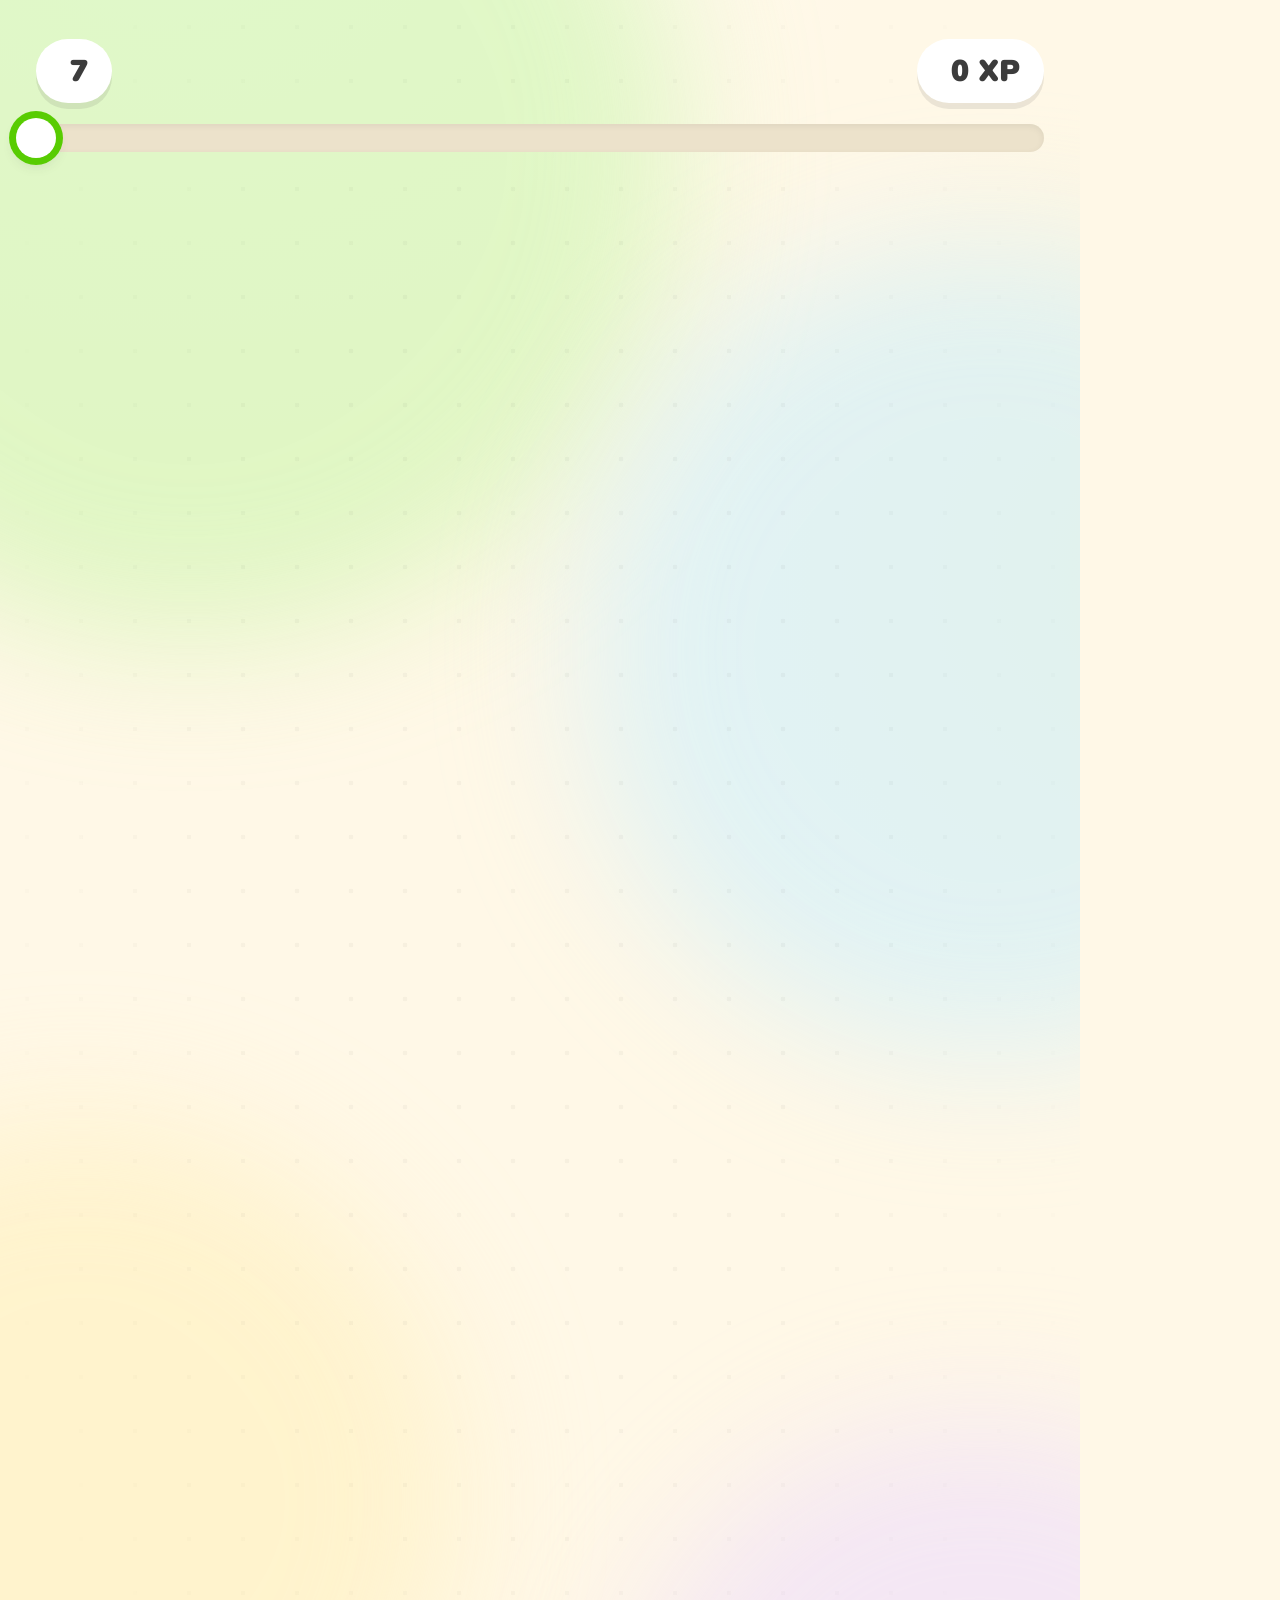
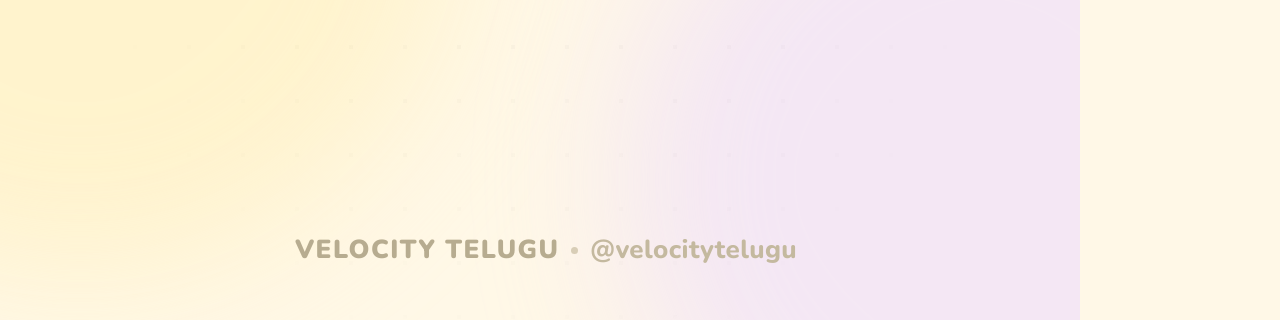
<file: scene/index.html>
<!doctype html>
<html lang="en">
<head>
<meta charset="utf-8">
<meta name="viewport" content="width=1080, height=1920">
<title>Velocity Telugu · Lesson</title>
<link rel="stylesheet" href="scene.css">
</head>
<body>
<div id="stage">

  <div id="bg">
    <div class="blob blob-a"></div>
    <div class="blob blob-b"></div>
    <div class="blob blob-c"></div>
    <div class="blob blob-d"></div>
    <canvas id="fx" width="1080" height="1920"></canvas>
    <div id="grid"></div>
  </div>

  <header id="hud">
    <div class="hud-row">
      <div class="pill streak" id="streakPill">
        <span class="ico" data-icon="flame"></span>
        <span id="streakVal">7</span>
      </div>
      <div class="hud-spacer"></div>
      <div class="pill xp" id="xpPill">
        <span class="ico" data-icon="bolt"></span>
        <span id="xpVal">0 XP</span>
      </div>
    </div>
    <div class="progress" id="progress">
      <div class="progress-fill" id="progressFill"><div class="progress-shine"></div></div>
      <div class="progress-knob" id="progressKnob"></div>
    </div>
  </header>

  <section class="scene" id="sceneIntro">
    <div class="intro-wrap">
      <div class="logo-badge" id="logoBadge"><span class="ico" data-icon="bolt"></span></div>
      <div class="logo-word" id="logoWord">VELOCITY</div>
      <div class="logo-lang" id="logoLang">TELUGU</div>
      <div class="tagline" id="tagline">Learn Telugu <b>in 60 seconds</b> a day</div>
    </div>
    <div class="mascot big" id="introMascot"></div>
    <div class="lesson-card" id="lessonCard">
      <div class="lesson-icon" id="lessonIcon"><span class="ico" data-icon="plane"></span></div>
      <div class="lesson-copy">
        <div class="eyebrow">TODAY'S LESSON</div>
        <div class="lesson-title" id="lessonTitle">Travel</div>
        <div class="lesson-sub" id="lessonSub">Du Lịch · 5 phrases</div>
      </div>
      <div class="lesson-go"><span class="ico" data-icon="chevron"></span></div>
    </div>
  </section>

  <section class="scene" id="scenePhrase">
    <div class="phrase-top">
      <div class="cat-chip" id="catChip">
        <span class="cat-ico" id="catIco"><span class="ico" data-icon="plane"></span></span>
        <span id="catText">Travel · Du Lịch</span>
      </div>
      <div class="counter-row">
        <span class="counter" id="phraseCounter">PHRASE 1 OF 5</span>
        <div class="dots" id="dots"></div>
      </div>
    </div>

    <div class="phrase-stack" id="phraseStack">
      <div class="card en-card" id="enCard">
        <div class="card-label" id="enLabel">
          <span class="ico speaker" data-icon="speaker"></span>
          <span>ENGLISH</span>
          <span class="eq" id="enEq"><i></i><i></i><i></i><i></i></span>
        </div>
        <div class="en-text" id="enText"></div>
      </div>

      <div class="connector" id="connector"><span class="ico" data-icon="arrowDown"></span></div>

      <div class="card nat-card" id="natCard">
        <div class="card-label light" id="natLabel">
          <span class="ico speaker" data-icon="speaker"></span>
          <span id="natLabelText">తెలుగు</span>
          <span class="eq light" id="natEq"><i></i><i></i><i></i><i></i></span>
        </div>
        <div class="nat-text" id="natText"></div>
      </div>

      <div class="translit" id="translit">
        <span class="translit-label" id="translitLabel">SAY IT LIKE</span>
        <span class="translit-text" id="translitText"></span>
      </div>

      <div class="repeat-pill" id="repeatPill">
        <span class="ico" data-icon="mic"></span>
        <span>REPEAT AFTER ME</span>
      </div>
    </div>
    <div class="mascot peek" id="peekMascot"></div>
  </section>

  <section class="scene" id="sceneOutro">
    <div class="outro-card" id="outroCard">
      <div class="outro-badge" id="outroBadge"><span class="ico" data-icon="check"></span></div>
      <div class="outro-title" id="outroTitle">Lesson complete!</div>
      <div class="outro-sub" id="outroSub">5 new Telugu phrases</div>
      <div class="outro-phrases" id="outroPhrases"></div>
      <div class="outro-stats" id="outroStats">
        <div class="stat xp"><span class="ico" data-icon="bolt"></span><b id="outroXp">+50 XP</b></div>
        <div class="stat streak"><span class="ico" data-icon="flame"></span><b id="outroStreak">7 day streak</b></div>
      </div>
      <div class="cta" id="cta">Follow for a new lesson every day</div>
    </div>
    <div class="mascot big outro-mascot" id="outroMascot"></div>
  </section>

  <footer id="foot">
    <span class="foot-bolt"><span class="ico" data-icon="bolt"></span></span>
    <span id="footBrand">VELOCITY TELUGU</span>
    <span class="foot-dot"></span>
    <span id="footHandle">@velocitytelugu</span>
  </footer>

  <canvas id="fxTop" width="1080" height="1920"></canvas>
</div>
<script src="icons.js"></script>
<script src="scene.js"></script>
</body>
</html>
</file>
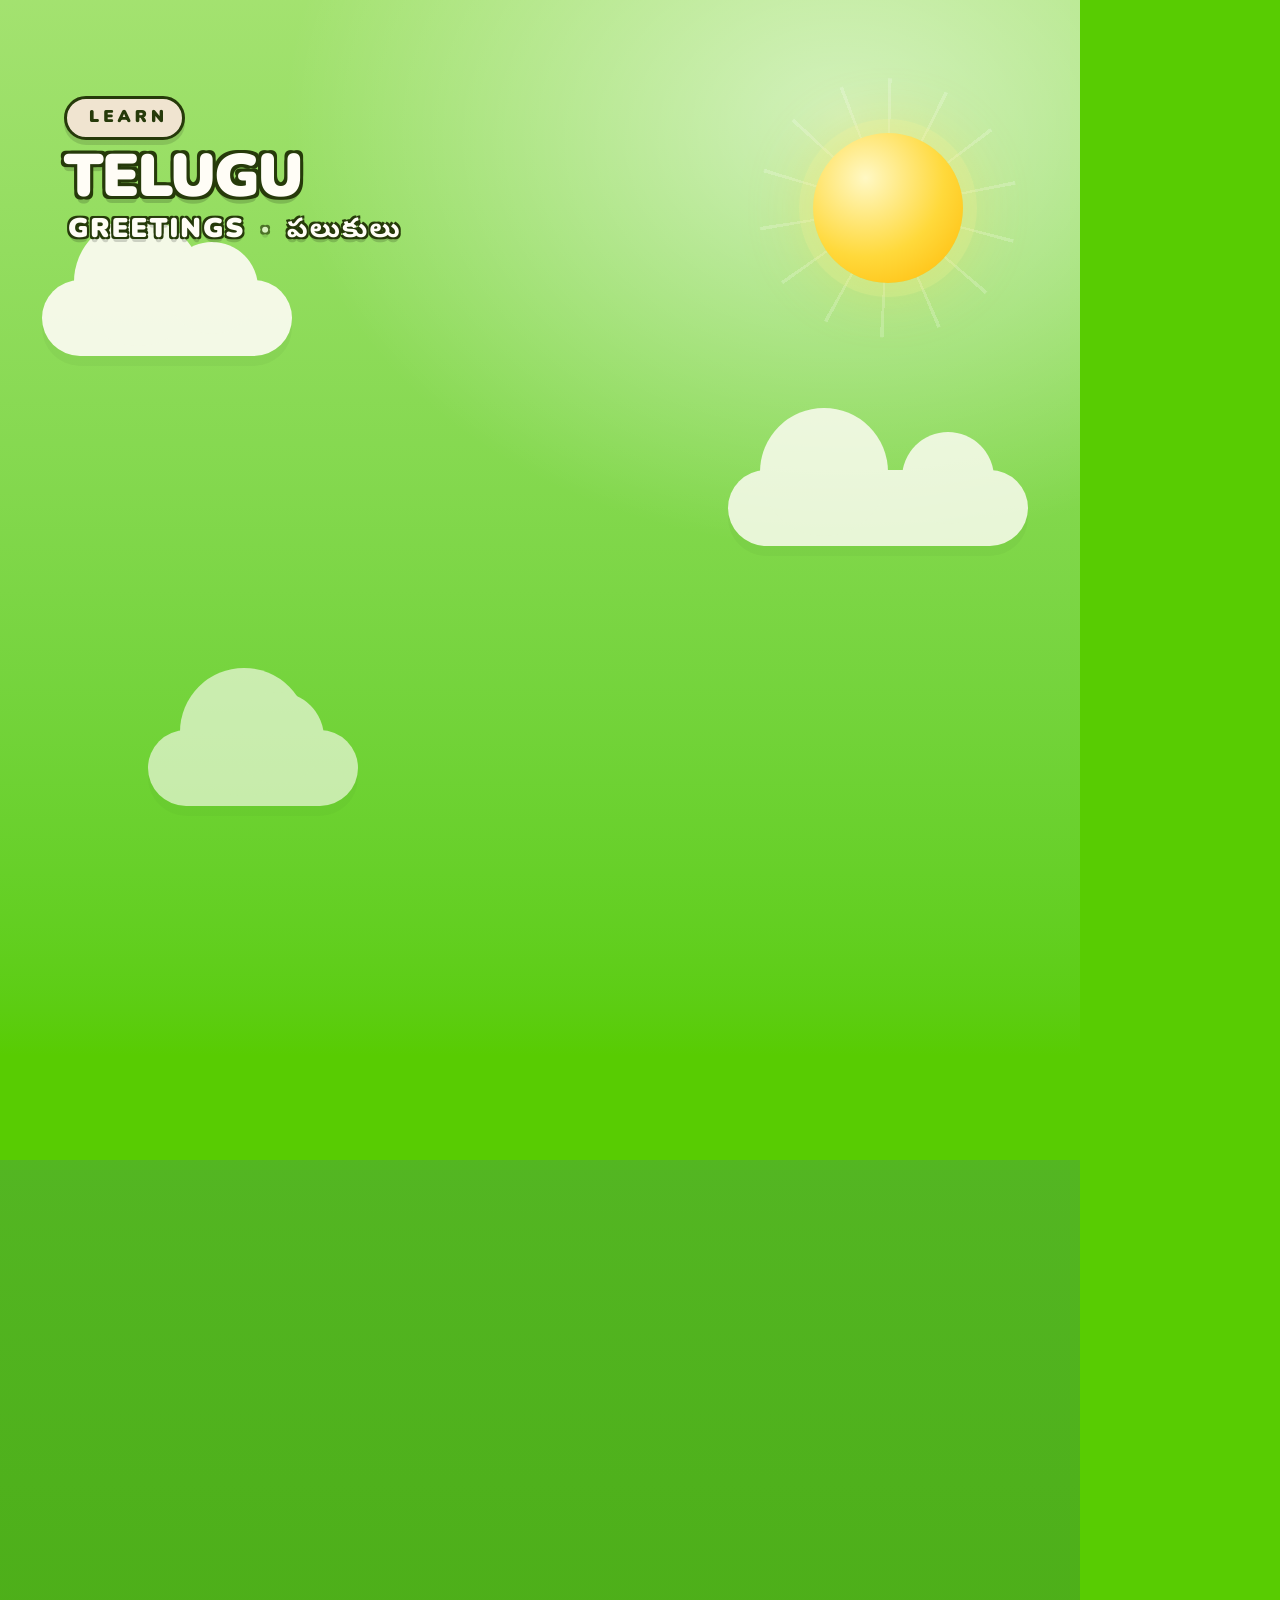
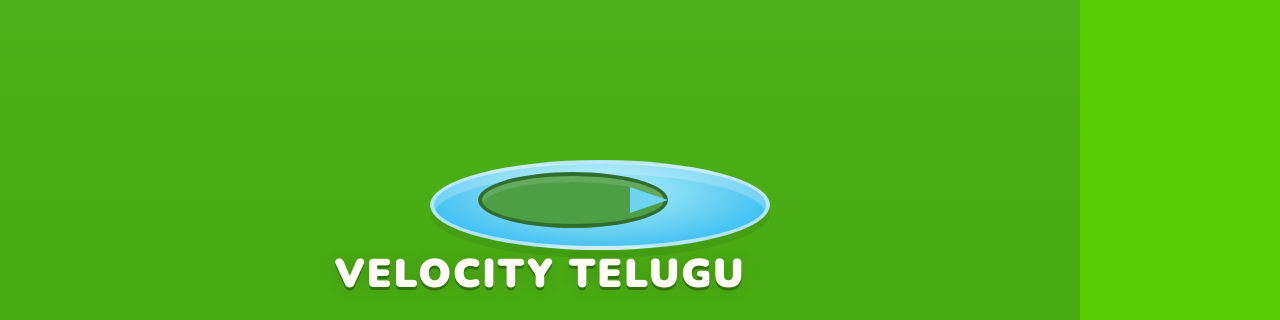
<file: scene_storybook/index.html>
<!doctype html>
<html lang="en">
<head>
<meta charset="utf-8">
<meta name="viewport" content="width=1080, height=1920">
<title>Velocity Japanese · Storybook</title>
<link rel="stylesheet" href="scene.css">
<link rel="stylesheet" href="worlds.css">
</head>
<body>
<div id="stage">

  <div id="world"></div>
  <div id="worldPrev"></div>
  <div id="sun"><div class="sun-rays"></div><div class="sun-core"></div></div>

  <div class="cloud cloud-a" id="cloud1"></div>
  <div class="cloud cloud-b" id="cloud2"></div>
  <div class="cloud cloud-c" id="cloud3"></div>

  <div class="balloon" data-animal="balloon" id="balloon"></div>

  <div id="birds">
    <div class="sky-bird b1" data-animal="bird" id="skyBird1"></div>
    <div class="sky-bird b2" data-animal="bird" id="skyBird2"></div>
    <div class="sky-bird b3" data-animal="bird" id="skyBird3"></div>
  </div>

  <div id="hills">
    <div class="hill hill-back"></div>
    <div class="hill hill-mid"></div>
    <div class="hill hill-front"></div>
  </div>
  <div id="ground"></div>

  <div id="worldDecor" aria-hidden="true"></div>

  <div id="market" aria-hidden="true">
    <div class="market-glow"></div>
    <svg class="market-lights" viewBox="0 0 1080 180" preserveAspectRatio="none">
      <path class="wire" d="M-40 18 C 220 150, 860 150, 1120 18" fill="none" stroke="#3A2A1A" stroke-width="5"/>
      <g class="bulbs">
        <circle class="bulb" cx="11" cy="40" r="11" fill="var(--accent)"/>
        <circle class="bulb" cx="89" cy="66" r="11" fill="var(--accent2)"/>
        <circle class="bulb" cx="179" cy="86" r="11" fill="var(--accent)"/>
        <circle class="bulb" cx="276" cy="101" r="11" fill="var(--accent2)"/>
        <circle class="bulb" cx="379" cy="111" r="11" fill="var(--accent)"/>
        <circle class="bulb" cx="486" cy="116" r="11" fill="var(--accent2)"/>
        <circle class="bulb" cx="594" cy="116" r="11" fill="var(--accent)"/>
        <circle class="bulb" cx="701" cy="111" r="11" fill="var(--accent2)"/>
        <circle class="bulb" cx="804" cy="101" r="11" fill="var(--accent)"/>
        <circle class="bulb" cx="901" cy="86" r="11" fill="var(--accent2)"/>
        <circle class="bulb" cx="991" cy="66" r="11" fill="var(--accent)"/>
        <circle class="bulb" cx="1069" cy="40" r="11" fill="var(--accent2)"/>
      </g>
    </svg>

    <div class="lantern lan-l"><span></span></div>
    <div class="lantern lan-r"><span></span></div>

    <div class="stall stall-l">
      <div class="awning"></div>
      <div class="stall-body"></div>
      <div class="stall-shelf"></div>
      <div class="produce">
        <i class="fruit p1"></i><i class="fruit p2"></i><i class="fruit p3"></i>
        <i class="fruit p4"></i><i class="fruit p5"></i>
      </div>
      <div class="stall-sign" data-icon="bag"></div>
    </div>

    <div class="stall stall-r">
      <div class="awning"></div>
      <div class="stall-body"></div>
      <div class="stall-shelf"></div>
      <div class="produce">
        <i class="fruit p2"></i><i class="fruit p3"></i><i class="fruit p1"></i>
        <i class="fruit p5"></i><i class="fruit p4"></i>
      </div>
      <div class="stall-sign" data-icon="star"></div>
    </div>
  </div>

  <canvas id="dust" width="1080" height="1920"></canvas>

  <div id="meadow">
    <div class="grass g1" data-animal="grass"></div>
    <div class="grass g2" data-animal="grass"></div>
    <div class="grass g3" data-animal="grass"></div>
    <div class="grass g4" data-animal="grass"></div>
    <div class="grass g5" data-animal="grass"></div>

    <div class="flower f1" data-animal="flower" id="flower1"></div>
    <div class="flower f2" data-animal="flower" id="flower2"></div>
    <div class="flower f3" data-animal="flower" id="flower3"></div>
    <div class="flower f4" data-animal="flower" id="flower4"></div>

    <div class="butterfly bf1" data-animal="butterfly" id="bfly1"></div>
    <div class="butterfly bf2" data-animal="butterfly" id="bfly2"></div>
    <div class="butterfly bf3" data-animal="butterfly" id="bfly3"></div>

    <div id="pond"></div>
    <div id="lilyPad"></div>
    <div class="animal critter slot-pond" data-slot="pond" id="critterPond"></div>
    <div class="animal critter slot-mid" data-slot="mid" id="critterMid"></div>
    <div class="animal critter slot-left" data-slot="left" id="critterLeft"></div>
    <div class="animal critter slot-right" data-slot="right" id="critterRight"></div>
  </div>

  <div id="scenes">
  <section class="scene" id="sceneIntro">
    <div class="intro-card" id="introCard">
      <div class="intro-kicker" id="introKicker">A TINY TELUGU STORY</div>
      <div class="intro-title" id="introTitle">3 PHRASES</div>
      <div class="intro-ribbon" id="introRibbon">UNDER 50 SECONDS</div>
      <div class="intro-category" id="introCategory">
        <span class="cat-icon" id="introCatIcon" data-icon="plane"></span>
        <span id="introCatText">Travel · Du Lịch</span>
      </div>
      <div class="intro-note" id="introNote">LISTEN · REPEAT · OWN IT</div>
    </div>
    <div class="animal intro-velo" id="introVelo"></div>
  </section>

  <section class="scene" id="scenePhrase">
    <div class="book" id="book">
      <div class="book-spine"></div>
      <div class="book-ribbon" id="bookRibbon"></div>
      <div class="page">
        <div class="page-inner" id="pageInner">
        <div id="pageWatermark"></div>
        <div class="book-meta">
          <span class="chapter" id="chapterLabel">PAGE 1 / 3</span>
        </div>

        <div class="en-block">
          <div class="card-label"><span class="flag">EN</span><span>ENGLISH</span><span class="eq" id="enEq"><i></i><i></i><i></i><i></i></span></div>
          <div class="en-text" id="enText"></div>
        </div>

        <div class="page-divider"><span data-icon="star"></span></div>

        <div class="nat-block" id="natBlock">
          <div class="card-label"><span class="flag ja">TE</span><span id="natLabelText">తెలుగు</span><span class="eq light" id="natEq"><i></i><i></i><i></i><i></i></span></div>
          <div class="nat-text" id="natText"></div>
        </div>

        <div class="listen-panel" id="listenPanel">
          <div class="listen-ring"><span class="ico" data-icon="speaker"></span></div>
          <div class="listen-bars" id="listenBars"><i></i><i></i><i></i><i></i><i></i><i></i><i></i><i></i><i></i></div>
          <div class="listen-text">LISTEN</div>
          <div class="listen-bird" data-animal="bird" id="listenBird"></div>
          <div class="listen-notes" id="listenNotes"><i>♪</i><i>♫</i><i>♪</i></div>
        </div>

        <div class="translit-box" id="translit">
          <div class="translit-label"><span class="ico" data-icon="speaker"></span><span id="translitLabel">SAY IT LIKE</span></div>
          <div class="translit-text" id="translitText"></div>
        </div>

        <div class="echo-row" id="echoRow">
          <div class="echo-bird" data-animal="bird" id="echoBird"></div>
          <div class="echo-sign" id="echoPill">
            <span class="ico" data-icon="mic"></span>
            <span>SAY IT WITH ME</span>
          </div>
          <div class="echo-ring-wrap">
            <svg id="echoRing" viewBox="0 0 64 64">
              <circle class="ring-bg" cx="32" cy="32" r="26"></circle>
              <circle class="ring-fill" id="ringFill" cx="32" cy="32" r="26"></circle>
            </svg>
          </div>
        </div>

        <div class="page-butterfly" data-animal="butterfly" id="pageButterfly"></div>
        </div>
      </div>
    </div>

    <div class="bubble" id="bubble">LISTEN...</div>
    <div class="velo-perch" id="phraseVelo"></div>
    <div class="nice-sticker" id="niceSticker"></div>
  </section>

  <section class="scene" id="sceneOutro">
    <div class="outro-card" id="outroCard">
      <div class="outro-kicker" id="outroKicker">THE END · FOR NOW</div>
      <div class="outro-title" id="outroTitle">GREAT JOB!</div>
      <div class="outro-sub" id="outroSub">3 new Telugu phrases</div>
      <div class="outro-list" id="outroList"></div>
      <div class="outro-stats" id="outroStats">
        <div class="stat"><span class="ico" data-icon="bolt"></span><b id="outroXp">+30 XP</b></div>
        <div class="stat"><span class="ico" data-icon="flame"></span><b id="outroStreak">7 day streak</b></div>
      </div>
      <div class="outro-cta" id="outroCta">FOLLOW FOR A NEW STORY</div>
    </div>
    <div class="animal outro-velo" id="outroVelo"></div>
    <div class="bubble outro-bubble" id="outroBubble">SEE YOU SOON!</div>
  </section>
  </div>

  <div id="topMeta">
    <div class="learn-kicker">
      <span class="ico" data-icon="sparkles"></span>
      <span>LEARN</span>
    </div>
    <div class="top-language" id="topLang">TELUGU</div>
    <div class="top-category">
      <span id="topCatEn">Greetings</span>
      <span class="top-sep">·</span>
      <span class="top-vi" id="topCatVi">పలుకులు</span>
    </div>
  </div>

  <footer id="foot">
    <span id="footBrand">VELOCITY TELUGU</span>
  </footer>

  <div id="galleryTag"></div>
  <canvas id="fxTop" width="1080" height="1920"></canvas>
</div>
<script src="icons.js"></script>
<script src="animals.js"></script>
<script src="worlds.js"></script>
<script src="scene.js"></script>
</body>
</html>
</file>
<file: scene/scene.css>
@font-face {
  font-family: 'Nunito';
  src: url('fonts/Nunito-Variable.ttf') format('truetype');
  font-weight: 200 1000;
  font-style: normal;
  font-display: block;
}
@font-face {
  font-family: 'Nunito';
  src: url('fonts/Nunito-Italic-Variable.ttf') format('truetype');
  font-weight: 200 1000;
  font-style: italic;
  font-display: block;
}
@font-face {
  font-family: 'Noto';
  src: url('fonts/NotoSans-Variable.ttf') format('truetype');
  font-weight: 100 900;
  font-style: normal;
  font-display: block;
}
@font-face {
  font-family: 'Script';
  src: url('fonts/NotoSansTelugu-Bold.ttf') format('truetype');
  font-weight: 400 900;
  font-display: block;
}

:root {
  --ink: #3C3C3C;
  --muted: #8A8A8A;
  --cream: #FFF8E7;
  --green: #58CC02;
  --green-dark: #46A302;
  --green-deep: #3D8F00;
  --accent: #58CC02;
}

* { box-sizing: border-box; margin: 0; padding: 0; }

html, body {
  width: 1080px;
  height: 1920px;
  overflow: hidden;
  background: var(--cream);
}

body {
  font-family: 'Nunito', 'Script', 'Noto', sans-serif;
  color: var(--ink);
  -webkit-font-smoothing: antialiased;
  text-rendering: geometricPrecision;
}

#stage {
  position: relative;
  width: 1080px;
  height: 1920px;
  overflow: hidden;
  background:
    radial-gradient(1200px 900px at 15% -5%, #FFFDF3 0%, rgba(255, 253, 243, 0) 60%),
    radial-gradient(900px 900px at 110% 30%, #FFF4D6 0%, rgba(255, 244, 214, 0) 55%),
    var(--cream);
}

#bg { position: absolute; inset: 0; }

.blob {
  position: absolute;
  border-radius: 50%;
  filter: blur(70px);
  opacity: .55;
  will-change: transform;
}
.blob-a { width: 980px; height: 980px; left: -300px; top: -340px; background: #C7F5A8; }
.blob-b { width: 820px; height: 820px; right: -320px; top: 240px; background: #C9EEFF; }
.blob-c { width: 760px; height: 760px; left: -300px; bottom: 40px; background: #FFEFB8; }
.blob-d { width: 720px; height: 720px; right: -260px; bottom: -220px; background: #EBD9FF; }

#grid {
  position: absolute;
  inset: 0;
  background-image: radial-gradient(rgba(60, 60, 60, .13) 2.2px, transparent 2.6px);
  background-size: 54px 54px;
  opacity: .32;
  -webkit-mask-image: radial-gradient(ellipse at 50% 42%, #000 35%, transparent 82%);
  mask-image: radial-gradient(ellipse at 50% 42%, #000 35%, transparent 82%);
}

#fx, #fxTop { position: absolute; inset: 0; width: 1080px; height: 1920px; pointer-events: none; }
#fx { z-index: 1; }
#fxTop { z-index: 60; }

/* ------------------------------------------------------------------ HUD */

#hud {
  position: absolute;
  left: 36px;
  right: 36px;
  top: 38px;
  z-index: 20;
}

.hud-row { display: flex; align-items: center; height: 66px; margin-bottom: 20px; }
.hud-spacer { flex: 1; }

.pill {
  display: inline-flex;
  align-items: center;
  gap: 10px;
  height: 64px;
  padding: 0 24px;
  border-radius: 999px;
  background: #FFFFFF;
  box-shadow: 0 6px 0 rgba(60, 60, 60, .10);
  font-size: 30px;
  font-weight: 1000;
}
.pill .ico { color: var(--green); }
.pill.streak .ico { color: #FF7A00; }
.pill.xp .ico { color: #F5A700; }
.pill .svg-ico { width: 32px; height: 32px; }

.progress {
  position: relative;
  height: 28px;
  border-radius: 999px;
  background: #ECE2CB;
  box-shadow: inset 0 2px 6px rgba(60, 60, 60, .08);
}
.progress-fill {
  position: absolute;
  left: 0; top: 0; bottom: 0;
  width: 0%;
  border-radius: 999px;
  background: linear-gradient(180deg, #6BE61A, #4EBE00);
  overflow: hidden;
}
.progress-shine {
  position: absolute;
  left: 0; right: 0; top: 0;
  height: 40%;
  background: linear-gradient(180deg, rgba(255, 255, 255, .45), rgba(255, 255, 255, 0));
}
.progress-knob {
  position: absolute;
  top: 50%;
  width: 40px;
  height: 40px;
  margin: -20px 0 0 -20px;
  border-radius: 50%;
  background: #fff;
  box-shadow: 0 0 0 7px var(--green), 0 6px 14px rgba(60, 60, 60, .18);
}

/* ---------------------------------------------------------------- scenes */

.scene { position: absolute; inset: 0; display: none; z-index: 10; }
.scene.active { display: block; }

.ico { display: inline-flex; align-items: center; justify-content: center; }
.svg-ico { width: 1em; height: 1em; display: block; }

/* ----------------------------------------------------------------- intro */

#sceneIntro { z-index: 12; }

.intro-wrap {
  position: absolute;
  left: 0; right: 0; top: 286px;
  text-align: center;
}

.logo-badge {
  width: 152px;
  height: 152px;
  margin: 0 auto 36px;
  border-radius: 44px;
  background: linear-gradient(180deg, #6BE61A 0%, #4EBE00 100%);
  box-shadow: 0 13px 0 #3D8F00, 0 34px 60px rgba(88, 204, 2, .32);
  color: #fff;
  display: flex;
  align-items: center;
  justify-content: center;
}
.logo-badge .svg-ico { width: 92px; height: 92px; }

.logo-word {
  font-size: 126px;
  font-weight: 1000;
  letter-spacing: -.5px;
  line-height: 1;
  color: var(--ink);
  white-space: nowrap;
}
.logo-word span { display: inline-block; will-change: transform; }

.logo-lang {
  display: inline-block;
  margin-top: 22px;
  padding: 12px 30px 13px;
  border-radius: 999px;
  background: #FFFFFF;
  color: #4FBF00;
  font-size: 42px;
  font-weight: 1000;
  letter-spacing: 7px;
  text-indent: 7px;
  box-shadow: 0 7px 0 rgba(60, 60, 60, .08);
}

.tagline {
  margin-top: 36px;
  font-size: 33px;
  font-weight: 800;
  color: #7C7159;
}
.tagline b { color: #58CC02; font-weight: 1000; }

#introMascot {
  position: absolute;
  left: 50%;
  top: 806px;
  width: 350px;
  margin-left: -175px;
  z-index: 3;
}

.mascot { pointer-events: none; }
.mascot .velo {
  width: 100%;
  height: auto;
  display: block;
  filter: drop-shadow(0 18px 22px rgba(60, 60, 60, .14));
}

.lesson-card {
  position: absolute;
  left: 130px;
  right: 130px;
  top: 1282px;
  height: 188px;
  padding: 0 32px;
  border-radius: 36px;
  background: #fff;
  box-shadow: 0 11px 0 #EADFC6, 0 28px 60px rgba(60, 60, 60, .10);
  display: flex;
  align-items: center;
  gap: 26px;
  z-index: 4;
}
.lesson-icon {
  width: 112px;
  height: 112px;
  flex: none;
  border-radius: 32px;
  background: var(--accent);
  color: #fff;
  display: flex;
  align-items: center;
  justify-content: center;
  box-shadow: 0 7px 0 rgba(0, 0, 0, .18);
}
.lesson-icon .svg-ico { width: 62px; height: 62px; }
.lesson-copy { flex: 1; min-width: 0; }
.eyebrow {
  font-size: 23px;
  font-weight: 900;
  letter-spacing: 3px;
  color: #AFA48A;
  margin-bottom: 7px;
}
.lesson-title {
  font-size: 54px;
  font-weight: 1000;
  line-height: 1.02;
  white-space: nowrap;
  overflow: hidden;
  text-overflow: ellipsis;
}
.lesson-sub { margin-top: 5px; font-size: 28px; font-weight: 800; color: var(--muted); }
.lesson-go {
  width: 80px;
  height: 80px;
  flex: none;
  border-radius: 26px;
  background: #F2EDE1;
  color: #9A9078;
  display: flex;
  align-items: center;
  justify-content: center;
}
.lesson-go .svg-ico { width: 38px; height: 38px; }

/* ---------------------------------------------------------------- phrase */

.phrase-top {
  position: absolute;
  left: 60px;
  right: 60px;
  top: 190px;
  display: flex;
  flex-direction: column;
  align-items: center;
  gap: 18px;
  z-index: 4;
}

.cat-chip {
  display: flex;
  align-items: center;
  gap: 15px;
  padding: 10px 28px 10px 10px;
  border-radius: 999px;
  background: #fff;
  box-shadow: 0 6px 0 rgba(60, 60, 60, .08);
  font-size: 30px;
  font-weight: 900;
  max-width: 900px;
  white-space: nowrap;
  overflow: hidden;
}
.cat-ico {
  width: 54px;
  height: 54px;
  flex: none;
  border-radius: 50%;
  background: var(--accent);
  color: #fff;
  display: flex;
  align-items: center;
  justify-content: center;
}
.cat-ico .svg-ico { width: 30px; height: 30px; }

.counter-row { display: flex; align-items: center; gap: 26px; }
.counter {
  font-size: 24px;
  font-weight: 900;
  letter-spacing: 2.6px;
  color: #AFA48A;
}
.dots { display: flex; align-items: center; gap: 11px; }
.dot {
  width: 18px;
  height: 18px;
  border-radius: 50%;
  background: #E4DAC4;
}
.dot.done { background: var(--accent); }
.dot.current { background: #fff; box-shadow: inset 0 0 0 5px var(--accent); }

.phrase-stack {
  position: absolute;
  left: 80px;
  right: 80px;
  top: 304px;
  bottom: 260px;
  display: flex;
  flex-direction: column;
  align-items: center;
  justify-content: center;
  z-index: 3;
}

.card {
  width: 100%;
  position: relative;
  border-radius: 38px;
}

.en-card {
  padding: 32px 44px 38px;
  background: #fff;
  box-shadow: 0 11px 0 #EADFC6, 0 26px 60px rgba(60, 60, 60, .10);
}

.card-label {
  display: flex;
  align-items: center;
  justify-content: center;
  gap: 13px;
  font-size: 24px;
  font-weight: 900;
  letter-spacing: 2.6px;
  color: #B7AC90;
}
.card-label .svg-ico { width: 30px; height: 30px; }
.card-label.light { color: rgba(255, 255, 255, .78); }

.eq { display: inline-flex; align-items: flex-end; gap: 4px; height: 26px; opacity: 0; }
.eq i {
  display: block;
  width: 5px;
  height: 20px;
  border-radius: 3px;
  background: currentColor;
  transform-origin: bottom;
}
.eq.light { color: rgba(255, 255, 255, .9); }
.card-label.playing .eq { opacity: 1; }
.card-label.playing .speaker { color: var(--green); }
.card-label.light.playing .speaker { color: #fff; }

.en-text {
  margin-top: 22px;
  font-size: 70px;
  font-weight: 900;
  line-height: 1.14;
  text-align: center;
  color: var(--ink);
}

.w { display: inline-block; }
.w-bg {
  display: inline-block;
  padding: 2px 9px 4px;
  border-radius: 15px;
  background: transparent;
}
.w.on .w-bg { background: #DDF4C5; color: #3D6B00; }

.connector {
  width: 80px;
  height: 80px;
  margin: -18px 0 -18px;
  border: 7px solid var(--cream);
  border-radius: 50%;
  background: #fff;
  color: var(--green);
  box-shadow: 0 7px 0 rgba(60, 60, 60, .07);
  display: flex;
  align-items: center;
  justify-content: center;
  z-index: 5;
}
.connector .svg-ico { width: 38px; height: 38px; }

.nat-card {
  padding: 30px 40px 40px;
  background: linear-gradient(180deg, #61D90B 0%, #4FBF00 100%);
  box-shadow: 0 13px 0 #3D8F00, 0 32px 70px rgba(88, 204, 2, .30);
}

.nat-text {
  margin-top: 20px;
  display: flex;
  flex-wrap: wrap;
  justify-content: center;
  align-items: flex-end;
  column-gap: 6px;
  row-gap: 14px;
  text-align: center;
  font-size: 88px;
}
.nat-text.lines {
  flex-direction: column;
  align-items: center;
  row-gap: 16px;
}
.tile-line {
  display: flex;
  align-items: flex-end;
  justify-content: center;
  gap: 6px;
}
.tile { display: inline-block; transform-origin: center bottom; }
.tile-bg {
  display: inline-block;
  padding: .09em .22em .13em;
  border-radius: .2em;
  background: #fff;
  color: #3D8F00;
  font-weight: 900;
  line-height: 1.06;
  box-shadow: 0 .068em 0 rgba(0, 0, 0, .16);
}
.tile.on .tile-bg {
  background: #FFC800;
  color: #5C3D00;
  transform: translateY(-.07em) scale(1.05);
  box-shadow: 0 .1em 0 #C98F00;
}

.mascot.peek {
  position: absolute;
  right: 26px;
  bottom: 138px;
  width: 196px;
  z-index: 6;
  transform-origin: 50% 100%;
}

.translit {
  margin-top: 48px;
  display: flex;
  align-items: baseline;
  justify-content: center;
  gap: 16px;
  max-width: 920px;
}
.translit-label {
  flex: none;
  padding: 8px 16px 9px;
  border-radius: 12px;
  background: #fff;
  color: var(--accent);
  font-size: 21px;
  font-weight: 900;
  letter-spacing: 2.4px;
  box-shadow: 0 5px 0 rgba(60, 60, 60, .08);
}
.translit-text {
  font-size: 34px;
  font-weight: 800;
  font-style: italic;
  color: #7B7362;
}

.repeat-pill {
  margin-top: 38px;
  display: flex;
  align-items: center;
  gap: 15px;
  padding: 21px 36px;
  border-radius: 999px;
  background: #E4F6FF;
  color: #1183B8;
  box-shadow: 0 7px 0 #C6EAFB;
  font-size: 30px;
  font-weight: 1000;
  letter-spacing: 1.8px;
  transform-origin: center center;
}
.repeat-pill .svg-ico { width: 38px; height: 38px; }

/* ----------------------------------------------------------------- outro */

.outro-card {
  position: absolute;
  left: 100px;
  right: 100px;
  top: 400px;
  padding: 56px 54px 48px;
  border-radius: 46px;
  background: #fff;
  box-shadow: 0 13px 0 #EADFC6, 0 32px 80px rgba(60, 60, 60, .12);
  text-align: center;
  z-index: 4;
}

.outro-badge {
  width: 134px;
  height: 134px;
  margin: 0 auto 24px;
  border-radius: 50%;
  background: linear-gradient(180deg, #6BE61A, #4EBE00);
  color: #fff;
  display: flex;
  align-items: center;
  justify-content: center;
  box-shadow: 0 10px 0 #3D8F00;
}
.outro-badge .svg-ico { width: 76px; height: 76px; }

.outro-title { font-size: 76px; font-weight: 1000; line-height: 1; letter-spacing: -1px; }
.outro-sub { margin-top: 16px; font-size: 32px; font-weight: 800; color: var(--muted); }

.outro-phrases {
  margin: 32px 0 28px;
  display: flex;
  flex-direction: column;
  gap: 13px;
  text-align: left;
}
.o-row {
  display: flex;
  align-items: center;
  gap: 16px;
  padding: 12px 20px;
  border-radius: 18px;
  background: #F7F3E8;
  font-size: 28px;
  font-weight: 800;
  color: #5E5748;
}
.o-check {
  width: 38px;
  height: 38px;
  flex: none;
  border-radius: 50%;
  background: var(--accent);
  color: #fff;
  display: flex;
  align-items: center;
  justify-content: center;
}
.o-check .svg-ico { width: 24px; height: 24px; }
.o-text { white-space: nowrap; overflow: hidden; text-overflow: ellipsis; }

.outro-stats { display: flex; justify-content: center; gap: 18px; margin-bottom: 30px; }
.stat {
  display: flex;
  align-items: center;
  gap: 10px;
  padding: 14px 26px;
  border-radius: 999px;
  font-size: 30px;
  font-weight: 1000;
}
.stat .svg-ico { width: 34px; height: 34px; }
.stat.xp { background: #FFF3CC; color: #B07E00; }
.stat.streak { background: #FFE9D6; color: #C25A00; }

.cta {
  padding: 27px 30px 28px;
  border-radius: 26px;
  background: linear-gradient(180deg, #6BE61A, #4EBE00);
  box-shadow: 0 10px 0 #3D8F00;
  color: #fff;
  font-size: 34px;
  font-weight: 1000;
  letter-spacing: .3px;
}

.outro-mascot {
  position: absolute;
  left: 50%;
  margin-left: 178px;
  top: 238px;
  width: 238px;
  z-index: 3;
}

/* ------------------------------------------------------------------ foot */

#foot {
  position: absolute;
  left: 0;
  right: 0;
  bottom: 52px;
  display: flex;
  align-items: center;
  justify-content: center;
  gap: 12px;
  z-index: 15;
  font-size: 26px;
  font-weight: 900;
  letter-spacing: 1.4px;
  color: #B7AC90;
}
.foot-bolt { display: flex; color: var(--green); }
.foot-bolt .svg-ico { width: 31px; height: 31px; }
.foot-dot { width: 7px; height: 7px; border-radius: 50%; background: #D8CDB6; }
#footHandle { font-weight: 800; letter-spacing: .4px; color: #C4B99F; }

/* ----------------------------------------------------------- preview bar */

#previewBar {
  position: fixed;
  left: 50%;
  bottom: 26px;
  transform: translateX(-50%);
  z-index: 99;
  display: flex;
  align-items: center;
  gap: 18px;
  padding: 14px 22px;
  border-radius: 999px;
  background: rgba(30, 30, 30, .86);
  backdrop-filter: blur(10px);
  color: #fff;
  font-family: system-ui, sans-serif;
  font-size: 16px;
  width: 900px;
}
#previewBar button {
  border: 0;
  background: #58CC02;
  color: #fff;
  font-weight: 700;
  font-size: 16px;
  padding: 10px 22px;
  border-radius: 999px;
  cursor: pointer;
  min-width: 92px;
}
#previewBar input[type=range] { flex: 1; accent-color: #58CC02; }
#previewBar .ptime { font-variant-numeric: tabular-nums; opacity: .8; white-space: nowrap; }
</file>
<file: scene_storybook/scene.css>
@font-face {
  font-family: 'Nunito';
  src: url('../scene/fonts/Nunito-Variable.ttf') format('truetype');
  font-weight: 200 1000;
  font-style: normal;
  font-display: block;
}
@font-face {
  font-family: 'Nunito';
  src: url('../scene/fonts/Nunito-Italic-Variable.ttf') format('truetype');
  font-weight: 200 1000;
  font-style: italic;
  font-display: block;
}
@font-face {
  font-family: 'Noto';
  src: url('../scene/fonts/NotoSans-Variable.ttf') format('truetype');
  font-weight: 100 900;
  font-style: normal;
  font-display: block;
}
@font-face {
  font-family: 'NotoScript';
  src: url('../scene/fonts/NotoSansTelugu-Bold.ttf') format('truetype');
  font-weight: 400;
  font-style: normal;
  font-display: block;
}
@font-face {
  font-family: 'NotoScript';
  src: url('../scene/fonts/NotoSansTelugu-Bold.ttf') format('truetype');
  font-weight: 700 1000;
  font-style: normal;
  font-display: block;
}

:root {
  --world: #58CC02;
  --card: #FFFDF6;
  --paper: #F0E4D0;
  --ink: #263A0A;
  --accent: #FFC800;
  --accent2: #1CB0F6;
  --hl-ink: #263A0A;
  --hill1: #8FD17A;
  --hill2: #6FBE63;
  --hill3: #4E9E45;
}

* { box-sizing: border-box; margin: 0; padding: 0; }

html, body {
  width: 1080px;
  height: 1920px;
  overflow: hidden;
  background: var(--world);
}

body {
  font-family: 'Nunito', 'NotoScript', 'Noto', sans-serif;
  color: var(--ink);
  -webkit-font-smoothing: antialiased;
  text-rendering: geometricPrecision;
}

#stage {
  position: relative;
  width: 1080px;
  height: 1920px;
  overflow: hidden;
  background: var(--world);
}

#world {
  position: absolute;
  inset: 0;
  background:
    radial-gradient(900px 700px at 78% 6%, rgba(255, 255, 255, .55), transparent 62%),
    linear-gradient(180deg, color-mix(in srgb, var(--world) 55%, #FFFDF6) 0%, var(--world) 55%, var(--world) 100%);
}

#worldPrev {
  position: absolute;
  inset: 0;
  z-index: 1;
  background: var(--prevWorld, transparent);
  opacity: 0;
  pointer-events: none;
}

/* ------------------------------------------------------------------ sky */

#sun { position: absolute; right: 62px; top: 78px; width: 260px; height: 260px; z-index: 2; }
.sun-rays {
  position: absolute;
  inset: 0;
  border-radius: 50%;
  background: repeating-conic-gradient(from 0deg, rgba(255, 255, 255, .38) 0deg 1.6deg, transparent 1.6deg 26deg);
  -webkit-mask-image: radial-gradient(circle, transparent 38%, #000 40%, #000 70%, transparent 72%);
  mask-image: radial-gradient(circle, transparent 38%, #000 40%, #000 70%, transparent 72%);
  opacity: .55;
}
.sun-core {
  position: absolute;
  left: 50%; top: 50%;
  width: 150px; height: 150px;
  margin: -75px 0 0 -75px;
  border-radius: 50%;
  background: radial-gradient(circle at 35% 30%, #FFF8C4 0%, #FFD93B 55%, #FFB703 100%);
  box-shadow: 0 0 0 14px rgba(255, 240, 150, .18), 0 0 70px rgba(255, 217, 59, .45);
}

.cloud {
  position: absolute;
  height: 76px;
  background: #FFFDF6;
  border-radius: 999px;
  opacity: .9;
  box-shadow: 0 10px 0 rgba(0, 0, 0, .035);
  z-index: 2;
}
.cloud::before,
.cloud::after {
  content: '';
  position: absolute;
  background: #FFFDF6;
  border-radius: 50%;
}
.cloud::before { width: 128px; height: 128px; left: 32px; top: -62px; }
.cloud::after { width: 92px; height: 92px; right: 34px; top: -38px; }
.cloud-a { width: 250px; left: 42px; top: 280px; }
.cloud-b { width: 300px; right: 52px; top: 470px; opacity: .82; }
.cloud-c { width: 210px; left: 148px; top: 730px; opacity: .62; }

#birds { position: absolute; inset: 0; z-index: 3; pointer-events: none; }
.sky-bird { position: absolute; left: 0; top: 0; width: 78px; opacity: .92; }
.sky-bird .animal-svg { width: 100%; display: block; }
.sky-bird.b1 { --bird-body: #FF8C42; --bird-wing: #E86A1F; }
.sky-bird.b2 { --bird-body: #1CB0F6; --bird-wing: #0E8CC7; }
.sky-bird.b3 { --bird-body: #A560E8; --bird-wing: #7E3EC2; }

.balloon {
  position: absolute;
  left: 36px;
  top: 1218px;
  width: 112px;
  z-index: 7;
  --balloon-a: var(--accent);
  --balloon-b: var(--accent2);
}
.balloon .animal-svg { width: 100%; display: block; }

#hills { position: absolute; left: 0; right: 0; bottom: 0; height: 760px; z-index: 5; overflow: hidden; }
.hill { position: absolute; left: 50%; border-radius: 50% 50% 0 0; transform: translateX(-50%); }
.hill-back { width: 1500px; height: 690px; bottom: 70px; background: color-mix(in srgb, var(--world) 30%, #8FD17A); }
.hill-mid { width: 1280px; height: 570px; bottom: 10px; background: color-mix(in srgb, var(--world) 42%, #6FBE63); }
.hill-front { width: 1180px; height: 430px; bottom: -70px; background: color-mix(in srgb, var(--world) 52%, #4E9E45); }

#ground {
  position: absolute;
  left: 0; right: 0; bottom: 0;
  height: 300px;
  z-index: 6;
  background: linear-gradient(
    180deg,
    color-mix(in srgb, var(--world) 52%, #4E9E45) 0%,
    color-mix(in srgb, var(--world) 64%, #2F6E2F) 100%
  );
}

/* ------------------------------------------------------------------ market set */

#market { display: none; position: absolute; inset: 0; z-index: 8; pointer-events: none; }
#stage.set-market #market { display: block; }
#stage.set-market #market::before {
  content: '';
  position: absolute;
  left: 0;
  right: 0;
  top: 1160px;
  height: 180px;
  background:
    radial-gradient(320px 90px at 50% 20%, rgba(255, 190, 110, .18), transparent 72%),
    repeating-linear-gradient(0deg, rgba(255, 255, 255, .035) 0 2px, transparent 2px 30px),
    linear-gradient(180deg, #3E2E32 0%, #5A3E42 100%);
  border-bottom: 8px solid #2A2024;
  box-shadow: 0 12px 34px rgba(0, 0, 0, .22);
}

#stage.set-market #hills { display: none; }
#stage.set-market .grass,
#stage.set-market .flower,
#stage.set-market .butterfly,
#stage.set-market .balloon { display: none; }

#stage.set-market #world {
  background:
    radial-gradient(900px 700px at 78% 8%, rgba(255, 216, 150, .55), transparent 62%),
    linear-gradient(180deg, #241A3E 0%, #5B3366 34%, #C85E63 64%, #F3B56A 100%);
}
#stage.set-market #world::after {
  content: '';
  position: absolute;
  inset: 0;
  background: var(--world);
  opacity: .17;
  mix-blend-mode: soft-light;
}
#stage.set-market .cloud { opacity: .34; filter: saturate(.55) brightness(.82); }
#stage.set-market .sun-rays { opacity: .22; }
#stage.set-market .sun-core {
  background: radial-gradient(circle at 35% 30%, #FFF1BF 0%, #FFC45C 55%, #FF8C42 100%);
  box-shadow: 0 0 0 14px rgba(255, 196, 92, .12), 0 0 80px rgba(255, 140, 66, .5);
}

#stage.set-market #ground {
  height: 760px;
  background-color: #4A3834;
  background-image:
    radial-gradient(1000px 340px at 50% 0%, rgba(255, 184, 112, .22), transparent 72%),
    linear-gradient(180deg, rgba(0, 0, 0, .02), rgba(0, 0, 0, .40)),
    url("data:image/svg+xml,%3Csvg xmlns='http://www.w3.org/2000/svg' width='120' height='90' viewBox='0 0 120 90'%3E%3Cg fill='%23ffffff' fill-opacity='.07' stroke='%23000000' stroke-opacity='.18' stroke-width='3'%3E%3Cellipse cx='30' cy='22' rx='26' ry='16'/%3E%3Cellipse cx='90' cy='22' rx='26' ry='16'/%3E%3Cellipse cx='0' cy='60' rx='26' ry='16'/%3E%3Cellipse cx='60' cy='60' rx='26' ry='16'/%3E%3Cellipse cx='120' cy='60' rx='26' ry='16'/%3E%3Cellipse cx='30' cy='98' rx='26' ry='16'/%3E%3Cellipse cx='90' cy='98' rx='26' ry='16'/%3E%3C/g%3E%3C/svg%3E");
  background-size: auto, auto, 120px 90px;
  background-repeat: no-repeat, no-repeat, repeat;
}

#stage.set-market #pond {
  border: 10px solid #8A7A6A;
  background: radial-gradient(ellipse at 50% 30%, #B8E8D8 0%, #4E9282 48%, #245A52 100%);
  box-shadow:
    inset 0 10px 0 rgba(255, 255, 255, .24),
    0 10px 0 rgba(0, 0, 0, .22),
    0 0 0 12px #6E5A4E;
}

.market-glow {
  position: absolute;
  left: 50%;
  bottom: 0;
  width: 1100px;
  height: 780px;
  transform: translateX(-50%);
  background: radial-gradient(ellipse at 50% 100%, rgba(255, 170, 100, .22), transparent 68%);
}

.market-lights {
  position: absolute;
  left: 0;
  top: 1184px;
  width: 1080px;
  height: 180px;
  z-index: 1;
}
.market-lights .wire { opacity: .9; }
.market-lights .bulb { filter: drop-shadow(0 0 14px var(--accent)); }

.lantern {
  position: absolute;
  top: 1212px;
  width: 56px;
  height: 96px;
  z-index: 3;
  transform-origin: 50% 0;
}
.lantern::before {
  content: '';
  position: absolute;
  left: 50%;
  top: -38px;
  width: 4px;
  height: 40px;
  background: #3A2A1A;
  transform: translateX(-50%);
}
.lantern span {
  position: absolute;
  inset: 0;
  border-radius: 18px 18px 24px 24px;
  background: linear-gradient(180deg, var(--accent2) 0%, var(--accent) 62%, #FF8C42 100%);
  border: 5px solid var(--ink);
  box-shadow:
    0 0 36px color-mix(in srgb, var(--accent) 62%, transparent),
    inset 0 10px 0 rgba(255, 255, 255, .24);
}
.lantern span::before {
  content: '';
  position: absolute;
  left: -8px;
  right: -8px;
  top: -11px;
  height: 14px;
  border-radius: 7px;
  background: var(--ink);
}
.lantern span::after {
  content: '';
  position: absolute;
  left: 50%;
  bottom: -20px;
  width: 4px;
  height: 20px;
  background: var(--ink);
  transform: translateX(-50%);
  box-shadow: 0 8px 0 -1px var(--accent);
}
.lan-l { left: 314px; }
.lan-r { right: 314px; }

.stall {
  position: absolute;
  bottom: 40px;
  width: 400px;
  height: 600px;
  z-index: 2;
}
.stall-l { left: -120px; transform: rotate(-1.5deg); }
.stall-r { right: -120px; transform: rotate(1.2deg); }

.awning {
  position: absolute;
  left: -10px;
  right: -10px;
  top: 0;
  height: 124px;
  background: repeating-linear-gradient(90deg, var(--accent) 0 46px, var(--card) 46px 92px);
  border: 5px solid var(--ink);
  border-radius: 20px 20px 46px 46px / 20px 20px 30px 30px;
  box-shadow: 0 12px 0 rgba(0, 0, 0, .18);
}
.stall-r .awning {
  background: repeating-linear-gradient(90deg, var(--accent2) 0 46px, var(--card) 46px 92px);
}
.awning::after {
  content: '';
  position: absolute;
  left: 0;
  right: 0;
  bottom: -14px;
  height: 14px;
  border-radius: 8px;
  background: var(--ink);
  opacity: .86;
}

.stall-body {
  position: absolute;
  left: 20px;
  right: 20px;
  bottom: 0;
  height: 260px;
  background: repeating-linear-gradient(90deg, #9A6741 0 46px, #865636 46px 50px);
  border: 5px solid var(--ink);
  border-radius: 14px;
  box-shadow: inset 0 10px 0 rgba(255, 255, 255, .12), 0 12px 0 rgba(0, 0, 0, .20);
}

.stall-shelf {
  position: absolute;
  left: 0;
  right: 0;
  bottom: 250px;
  height: 20px;
  background: #B0784C;
  border: 5px solid var(--ink);
  border-radius: 10px;
  box-shadow: 0 8px 0 rgba(0, 0, 0, .18);
}

.produce {
  position: absolute;
  left: 34px;
  right: 34px;
  bottom: 268px;
  height: 72px;
}
.produce .fruit {
  position: absolute;
  bottom: 0;
  width: 44px;
  height: 44px;
  border-radius: 50%;
  border: 4px solid var(--ink);
  box-shadow: inset -6px -6px 0 rgba(0, 0, 0, .14);
}
.produce .fruit::after {
  content: '';
  position: absolute;
  left: 50%;
  top: -13px;
  width: 18px;
  height: 12px;
  border-radius: 50% 50% 0 0;
  background: #4E9E45;
  border: 3px solid var(--ink);
  transform: translateX(-50%) rotate(-18deg);
}
.produce .p1 { left: 0; background: #FF8C42; }
.produce .p2 { left: 60px; background: #E84343; }
.produce .p3 { left: 120px; background: #FFC800; }
.produce .p4 { left: 180px; background: #6FBE63; }
.produce .p5 { left: 240px; background: #A560E8; }

.stall-sign {
  position: absolute;
  left: 50%;
  top: 132px;
  width: 78px;
  height: 70px;
  display: grid;
  place-items: center;
  background: var(--card);
  border: 5px solid var(--ink);
  border-radius: 14px;
  box-shadow: 0 7px 0 rgba(0, 0, 0, .16);
  transform: translateX(-50%) rotate(-3deg);
}
.stall-sign .svg-ico { width: 38px; height: 38px; color: var(--accent2); }

#dust { position: absolute; inset: 0; width: 1080px; height: 1920px; z-index: 7; pointer-events: none; }

#meadow { position: absolute; inset: 0; z-index: 9; pointer-events: none; }
.animal { position: absolute; overflow: visible; }
.animal-svg { width: 100%; height: auto; display: block; overflow: visible; }
.slot-left .deer-svg { transform: scaleX(-1); }

.critter { pointer-events: none; transform-origin: 50% 92%; }
.slot-left { left: 58px; bottom: 132px; width: 252px; z-index: 12; }
.slot-pond { left: 480px; bottom: 108px; width: 158px; z-index: 8; }
.slot-mid { right: 320px; bottom: 150px; width: 162px; z-index: 6; }
.slot-right { right: 44px; bottom: 148px; width: 282px; z-index: 10; }

/* Keep the taller animals clear of the flowers without hiding their ears. */
.slot-left[data-animal="panda"] { bottom: 138px; }
.slot-left[data-animal="cat"] { bottom: 136px; }
.slot-mid[data-animal="panda"] { right: 326px; bottom: 156px; }
.slot-mid[data-animal="penguin"] { bottom: 142px; }
.slot-pond[data-animal="duck"] { width: 158px; bottom: 104px; }
.slot-right[data-animal="penguin"] { bottom: 142px; }
.slot-right[data-animal="cat"] { bottom: 144px; }

#pond {
  position: absolute;
  left: 430px;
  bottom: 70px;
  width: 340px;
  height: 90px;
  border-radius: 50%;
  z-index: 1;
  background: radial-gradient(ellipse at 50% 32%, #B8F0FF 0%, #6FD3F2 48%, #1CB0F6 100%);
  border: 4px solid rgba(255, 255, 255, .6);
  box-shadow: inset 0 10px 0 rgba(255, 255, 255, .22), 0 8px 0 rgba(0, 0, 0, .08);
}
#lilyPad {
  position: absolute;
  left: 478px;
  bottom: 92px;
  width: 190px;
  height: 56px;
  border-radius: 50%;
  z-index: 2;
  background: #4E9E45;
  border: 4px solid #2F6E2F;
  box-shadow: inset 0 6px 0 rgba(255, 255, 255, .12);
}
#lilyPad::after {
  content: '';
  position: absolute;
  right: -4px;
  top: 50%;
  width: 38px;
  height: 26px;
  margin-top: -13px;
  background: #6FD3F2;
  clip-path: polygon(0 0, 100% 50%, 0 100%);
}

.grass { position: absolute; width: 92px; opacity: .95; transform-origin: 50% 100%; z-index: 1; }
.g1 { left: 34px; bottom: 42px; }
.g2 { left: 340px; bottom: 28px; width: 76px; }
.g3 { right: 360px; bottom: 36px; width: 84px; }
.g4 { right: 26px; bottom: 52px; }
.g5 { left: 720px; bottom: 24px; width: 68px; }

.flower { position: absolute; transform-origin: 50% 100%; z-index: 3; }
.f1 { left: 44px; bottom: 260px; width: 100px; --flower: #FFC800; }
.f2 { right: 150px; bottom: 410px; width: 104px; --flower: #FF8FA3; }
.f3 { left: 322px; bottom: 112px; width: 82px; --flower: #1CB0F6; }
.f4 { right: 42px; bottom: 96px; width: 94px; --flower: #A560E8; }

.butterfly { position: absolute; width: 92px; z-index: 6; }
.bf1 { left: 198px; bottom: 540px; --bfly-a: #FFC800; --bfly-b: #FF8FA3; }
.bf2 { right: 196px; bottom: 610px; --bfly-a: #1CB0F6; --bfly-b: #A560E8; }
.bf3 { left: 760px; bottom: 410px; width: 76px; --bfly-a: #FF6B35; --bfly-b: #FFC800; }

/* ------------------------------------------------------------------ footer */

#topMeta {
  position: absolute;
  left: 64px;
  top: 96px;
  z-index: 30;
  display: flex;
  flex-direction: column;
  align-items: flex-start;
  gap: 6px;
  max-width: 500px;
}
.learn-kicker {
  display: inline-flex;
  align-items: center;
  gap: 8px;
  padding: 7px 14px 8px;
  background: var(--paper);
  color: var(--ink);
  border: 3px solid var(--ink);
  border-radius: 999px;
  box-shadow: 0 5px 0 rgba(0, 0, 0, .12);
  font-size: 17px;
  font-weight: 1000;
  letter-spacing: 4px;
}
.learn-kicker .svg-ico { width: 22px; height: 22px; color: var(--accent); }
.top-language {
  display: inline-block;
  max-width: 100%;
  margin-top: 4px;
  font-size: 60px;
  font-weight: 1000;
  line-height: .9;
  letter-spacing: -1.5px;
  text-transform: uppercase;
  white-space: nowrap;
  color: var(--card);
  text-shadow:
    -3px -3px 0 var(--ink), 3px -3px 0 var(--ink),
    -3px 3px 0 var(--ink), 3px 3px 0 var(--ink),
    0 7px 0 rgba(0, 0, 0, .16);
}
.top-category {
  padding-left: 4px;
  font-size: 27px;
  font-weight: 1000;
  letter-spacing: 2px;
  text-transform: uppercase;
  white-space: nowrap;
  color: var(--card);
  text-shadow:
    -2px -2px 0 var(--ink), 2px -2px 0 var(--ink),
    -2px 2px 0 var(--ink), 2px 2px 0 var(--ink),
    0 5px 0 rgba(0, 0, 0, .16);
}
.top-category > span { display: inline-block; }
.top-category.stacked {
  display: flex;
  flex-direction: column;
  align-items: flex-start;
  gap: 1px;
  margin-top: 4px;
  line-height: 1.02;
}
.top-category.stacked .top-sep { display: none; }
.top-sep { opacity: .65; padding: 0 6px; }
.top-vi { font-weight: 800; }

#foot {
  position: absolute;
  left: 0; right: 0; bottom: 18px;
  z-index: 30;
  display: flex;
  align-items: center;
  justify-content: center;
  background: none;
  color: var(--card);
  font-size: 40px;
  font-weight: 1000;
  letter-spacing: 2px;
  text-shadow: 0 3px 0 rgba(0, 0, 0, .30), 0 0 18px rgba(0, 0, 0, .16);
  pointer-events: none;
}
#foot #footBrand { font-size: 40px; }

#galleryTag {
  display: none;
  position: absolute;
  left: 50%;
  bottom: 112px;
  transform: translateX(-50%);
  z-index: 40;
  align-items: center;
  gap: 12px;
  padding: 9px 20px;
  background: rgba(10, 10, 14, .84);
  color: #FFFDF6;
  border-radius: 999px;
  font-size: 20px;
  font-weight: 900;
  letter-spacing: 2.5px;
  white-space: nowrap;
  box-shadow: 0 8px 24px rgba(0, 0, 0, .28);
}
#galleryTag .g-swatches { display: flex; gap: 6px; }
#galleryTag .g-swatches i { width: 14px; height: 14px; border-radius: 50%; border: 2px solid rgba(255, 255, 255, .78); }

#fxTop { position: absolute; inset: 0; width: 1080px; height: 1920px; z-index: 60; pointer-events: none; }

.scene { position: absolute; inset: 0; z-index: 20; opacity: 0; visibility: hidden; }
.scene.active { opacity: 1; visibility: visible; }

#scenes {
  position: absolute;
  inset: 0;
  z-index: 20;
  transform-origin: 50% 42%;
  will-change: transform;
}

.ico { display: inline-flex; align-items: center; justify-content: center; }
.svg-ico { width: 1em; height: 1em; }

/* ------------------------------------------------------------------ book */

.book {
  position: absolute;
  left: 84px;
  right: 84px;
  top: 310px;
  height: 850px;
  background: var(--paper);
  border: 4px solid color-mix(in srgb, var(--ink) 72%, transparent);
  border-right-width: 10px;
  border-bottom-width: 10px;
  border-radius: 36px;
  box-shadow: 0 26px 0 rgba(0, 0, 0, .11), 0 44px 70px rgba(0, 0, 0, .18);
  transform: rotate(-1deg);
  transform-origin: 50% 20%;
  overflow: hidden;
}
.book::after {
  content: '';
  position: absolute;
  right: 0;
  bottom: 0;
  width: 84px;
  height: 84px;
  background: linear-gradient(135deg, transparent 47%, rgba(0, 0, 0, .06) 48%, color-mix(in srgb, var(--accent) 20%, var(--card)) 49%);
  border-top-left-radius: 26px;
  z-index: 2;
  pointer-events: none;
}
.book::before {
  content: '';
  position: absolute;
  inset: 0;
  background-image: radial-gradient(rgba(0, 0, 0, .045) 1px, transparent 1.3px);
  background-size: 9px 9px;
  opacity: .35;
  pointer-events: none;
}
.book-spine {
  position: absolute;
  left: 0; top: 0; bottom: 0;
  width: 30px;
  background: linear-gradient(90deg, color-mix(in srgb, var(--accent) 34%, var(--card)), color-mix(in srgb, var(--accent) 12%, var(--card)));
  border-right: 3px dashed color-mix(in srgb, var(--ink) 24%, transparent);
  border-radius: 36px 0 0 36px;
}
.book-ribbon {
  position: absolute;
  left: 30px;
  top: 0;
  width: 34px;
  height: 88px;
  background: var(--accent);
  border: 3px solid color-mix(in srgb, var(--ink) 55%, transparent);
  border-top: 0;
  clip-path: polygon(0 0, 100% 0, 100% 100%, 50% 82%, 0 100%);
  transform: rotate(2deg);
  box-shadow: 0 6px 0 rgba(0, 0, 0, .12);
}

.page {
  position: absolute;
  inset: 0;
  padding: 24px 38px 22px 62px;
}
.page-inner {
  position: relative;
  width: 100%;
  height: 100%;
  display: flex;
  flex-direction: column;
  transform-origin: 50% 0;
}
#pageWatermark {
  position: absolute;
  right: 18px;
  bottom: 150px;
  width: 330px;
  height: 330px;
  color: var(--ink);
  opacity: .045;
  z-index: 0;
  pointer-events: none;
}
#pageWatermark .svg-ico { width: 100%; height: 100%; }

.book-meta {
  display: flex;
  align-items: center;
  justify-content: flex-start;
  font-size: 18px;
  font-weight: 900;
  letter-spacing: 3px;
  opacity: .6;
}
.page-dots { display: flex; gap: 7px; }
.page-dots i {
  width: 9px;
  height: 9px;
  border-radius: 50%;
  background: transparent;
  border: 2px solid color-mix(in srgb, var(--ink) 24%, transparent);
}
.page-dots i.done { background: var(--accent); border-color: var(--ink); }
.page-dots i.current { background: var(--card); border-color: var(--accent); }

.en-block { margin-top: 22px; }
.card-label {
  display: flex;
  align-items: center;
  gap: 10px;
  font-size: 19px;
  font-weight: 900;
  letter-spacing: 3px;
  opacity: .78;
}
.flag {
  display: inline-grid;
  place-items: center;
  width: 42px;
  height: 31px;
  background: var(--accent);
  color: var(--hl-ink);
  border: 3px solid var(--ink);
  border-radius: 9px;
  font-size: 16px;
  font-weight: 1000;
  letter-spacing: 1px;
}
.flag.ja { background: var(--ink); color: var(--card); }
.eq { display: flex; align-items: flex-end; gap: 4px; height: 24px; }
.eq i { width: 5px; height: 7px; border-radius: 3px; background: var(--accent2); }
.eq.light i { background: var(--accent); }

.en-text {
  margin-top: 12px;
  font-size: 84px;
  font-weight: 1000;
  line-height: 1.05;
  letter-spacing: -2.5px;
  color: var(--ink);
}
.en-text .w { display: inline-block; }
.en-text .w-bg { display: inline-block; padding: 0 3px 4px; border-radius: 9px; }
.en-text .w.on .w-bg {
  background: var(--accent);
  color: var(--hl-ink);
  box-shadow: 0 5px 0 rgba(0, 0, 0, .14);
}

.page-divider {
  display: flex;
  align-items: center;
  gap: 16px;
  margin: 14px 0;
  color: var(--accent);
}
.page-divider::before,
.page-divider::after {
  content: '';
  flex: 1;
  height: 3px;
  background: color-mix(in srgb, var(--ink) 14%, transparent);
  border-radius: 3px;
}
.page-divider .svg-ico { width: 26px; height: 26px; }

.nat-block { position: relative; }
.listen-panel {
  position: absolute;
  left: 60px;
  right: 42px;
  top: 376px;
  height: 380px;
  z-index: 4;
  display: flex;
  flex-direction: column;
  align-items: center;
  justify-content: center;
  gap: 12px;
  pointer-events: none;
}
.listen-ring {
  position: relative;
  width: 122px;
  height: 122px;
  display: grid;
  place-items: center;
  background: var(--accent);
  color: var(--hl-ink);
  border: 5px solid var(--ink);
  border-radius: 50%;
  box-shadow: 0 10px 0 rgba(0, 0, 0, .12);
}
.listen-ring::before {
  content: '';
  position: absolute;
  inset: -46px;
  border-radius: 50%;
  background: radial-gradient(circle, color-mix(in srgb, var(--accent) 22%, transparent) 0%, transparent 68%);
  z-index: -1;
}
.listen-ring .svg-ico { width: 54px; height: 54px; }
.listen-bars { display: flex; align-items: flex-end; gap: 7px; height: 54px; }
.listen-bars i { width: 9px; height: 10px; border-radius: 5px; background: var(--accent2); }
.listen-text { font-size: 29px; font-weight: 900; letter-spacing: 7px; opacity: .55; }

.listen-bird {
  position: absolute;
  right: 18px;
  top: 18px;
  width: 96px;
  --bird-body: var(--accent2);
  --bird-wing: var(--accent);
}
.listen-bird .animal-svg { width: 100%; display: block; }

.listen-notes { position: absolute; inset: 0; pointer-events: none; }
.listen-notes i {
  position: absolute;
  font-style: normal;
  font-size: 42px;
  font-weight: 900;
  color: var(--accent);
  opacity: .85;
  text-shadow: 0 3px 0 rgba(0, 0, 0, .08);
}
.listen-notes i:nth-child(1) { left: 150px; top: 54px; }
.listen-notes i:nth-child(2) { right: 158px; top: 96px; }
.listen-notes i:nth-child(3) { left: 250px; bottom: 34px; }
.nat-text {
  margin-top: 14px;
  display: flex;
  flex-wrap: wrap;
  align-items: center;
  justify-content: center;
  gap: 9px;
  font-family: 'NotoScript', 'Noto', sans-serif;
  font-size: 92px;
  line-height: 1;
  font-weight: 1000;
}
.nat-text.lines { flex-direction: column; flex-wrap: nowrap; gap: 10px; }
.tile-line { display: flex; flex-wrap: nowrap; align-items: center; justify-content: center; gap: 9px; }
.tile { display: inline-block; white-space: nowrap; flex: 0 0 auto; }
.tile-bg {
  display: inline-block;
  padding: 8px 16px 11px;
  border-radius: 14px;
  font-weight: 1000;
  line-height: 1.02;
  white-space: nowrap;
  box-shadow: 0 6px 0 rgba(0, 0, 0, .22);
  transform-origin: 50% 60%;
}
.tile.on .tile-bg {
  transform: translateY(-7px) scale(1.07) rotate(-1.5deg);
  box-shadow: 0 13px 0 rgba(0, 0, 0, .28);
  outline: 4px solid var(--card);
  outline-offset: 2px;
}

.translit-box {
  margin-top: 18px;
  padding: 12px 22px 16px;
  background: color-mix(in srgb, var(--accent) 17%, var(--paper));
  border: 3px solid color-mix(in srgb, var(--ink) 24%, transparent);
  border-radius: 20px;
  text-align: center;
}
.translit-label {
  display: flex;
  align-items: center;
  justify-content: center;
  gap: 8px;
  font-size: 17px;
  font-weight: 900;
  letter-spacing: 3px;
  opacity: .62;
}
.translit-label .svg-ico { width: 22px; height: 22px; }
.translit-text {
  margin-top: 3px;
  font-size: 42px;
  font-weight: 800;
  line-height: 1.12;
  color: var(--ink);
}

.echo-row {
  display: flex;
  align-items: center;
  justify-content: center;
  gap: 14px;
  margin-top: auto;
  padding-top: 14px;
}
.echo-bird {
  flex: 0 0 auto;
  width: 82px;
  margin-right: -4px;
  --bird-body: var(--accent2);
  --bird-wing: var(--accent);
}
.echo-bird .animal-svg { width: 100%; display: block; }
.echo-sign {
  display: inline-flex;
  align-items: center;
  gap: 10px;
  padding: 10px 22px 11px;
  background: var(--ink);
  color: var(--card);
  border: 3px solid var(--card);
  border-radius: 999px;
  box-shadow: 0 7px 0 rgba(0, 0, 0, .16);
  font-size: 21px;
  font-weight: 900;
  letter-spacing: 2px;
}
.echo-sign .svg-ico { width: 26px; height: 26px; }
.echo-ring-wrap { width: 54px; height: 54px; }
#echoRing { width: 54px; height: 54px; transform: rotate(-90deg); }
.ring-bg { fill: none; stroke: color-mix(in srgb, var(--ink) 18%, transparent); stroke-width: 6; }
.ring-fill { fill: none; stroke: var(--accent); stroke-width: 6; stroke-linecap: round; stroke-dasharray: 163.36; stroke-dashoffset: 163.36; }

/* ------------------------------------------------------------------ velo + rewards */

.velo-perch { position: absolute; right: 22px; top: 118px; width: 214px; height: 232px; z-index: 25; transform-origin: 50% 90%; }
.velo-perch .velo { width: 100%; display: block; }
.intro-velo::before,
.outro-velo::before,
.velo-perch::before {
  content: '';
  position: absolute;
  inset: 6% 2% 10%;
  border-radius: 50%;
  background: radial-gradient(circle, rgba(255, 253, 246, .96) 0%, rgba(255, 253, 246, .72) 56%, rgba(255, 253, 246, 0) 74%);
  z-index: -1;
}
.intro-velo .velo,
.outro-velo .velo,
.velo-perch .velo {
  filter: drop-shadow(0 3px 0 rgba(0, 0, 0, .10));
}

.bubble {
  position: absolute;
  right: 262px;
  top: 116px;
  z-index: 27;
  padding: 11px 18px 12px;
  background: var(--paper);
  color: var(--ink);
  border: 4px solid var(--ink);
  border-radius: 18px;
  box-shadow: 6px 6px 0 rgba(0, 0, 0, .16);
  font-size: 22px;
  font-weight: 1000;
  letter-spacing: 1px;
  white-space: nowrap;
  transform-origin: 100% 100%;
}
.bubble::after {
  content: '';
  position: absolute;
  right: 18px;
  bottom: -12px;
  width: 20px;
  height: 20px;
  background: var(--paper);
  border-right: 4px solid var(--ink);
  border-bottom: 4px solid var(--ink);
  transform: rotate(45deg);
}

.nice-sticker {
  position: absolute;
  left: 50%;
  top: 1110px;
  z-index: 28;
  display: inline-flex;
  align-items: center;
  gap: 8px;
  padding: 12px 28px 14px;
  background: var(--accent);
  color: var(--hl-ink);
  border: 5px solid var(--ink);
  border-radius: 18px;
  box-shadow: 9px 9px 0 rgba(0, 0, 0, .16);
  font-size: 40px;
  font-weight: 1000;
  letter-spacing: 2px;
  opacity: 0;
  transform: translateX(-50%) rotate(-7deg) scale(.6);
  white-space: nowrap;
}
.nice-sticker .svg-ico { width: 30px; height: 30px; }

.page-butterfly {
  display: none;
  position: absolute;
  right: 52px;
  bottom: 96px;
  width: 76px;
  z-index: 3;
  --bfly-a: var(--accent);
  --bfly-b: var(--accent2);
}

/* ------------------------------------------------------------------ intro */

.intro-card {
  position: absolute;
  left: 84px;
  right: 84px;
  top: 410px;
  padding: 44px 40px 34px;
  background: var(--paper);
  border: 5px solid color-mix(in srgb, var(--ink) 78%, transparent);
  border-radius: 38px;
  box-shadow: 0 24px 0 rgba(0, 0, 0, .12), 0 38px 60px rgba(0, 0, 0, .18);
  transform: rotate(-2deg);
  text-align: center;
}
.intro-kicker { font-size: 19px; font-weight: 900; letter-spacing: 5px; opacity: .55; }
.intro-title {
  margin: 12px 0 4px;
  font-size: 126px;
  font-weight: 1000;
  line-height: .92;
  letter-spacing: -6px;
  color: var(--ink);
}
.intro-ribbon {
  display: block;
  width: fit-content;
  margin: 12px auto 0;
  padding: 8px 22px 10px;
  background: var(--accent);
  color: var(--hl-ink);
  border: 3px solid var(--ink);
  border-radius: 12px;
  box-shadow: 0 6px 0 rgba(0, 0, 0, .14);
  font-size: 33px;
  font-weight: 1000;
  letter-spacing: 2px;
  transform: rotate(1.5deg);
}
.intro-category {
  display: inline-flex;
  align-items: center;
  gap: 10px;
  max-width: 780px;
  margin-top: 24px;
  padding: 9px 18px 10px;
  background: color-mix(in srgb, var(--accent) 16%, var(--card));
  border: 3px solid var(--ink);
  border-radius: 14px;
  font-size: 25px;
  font-weight: 900;
  line-height: 1.08;
  text-align: left;
}
.intro-category .svg-ico { flex: 0 0 auto; width: 30px; height: 30px; color: var(--accent2); }
#introCatText { min-width: 0; }
.intro-note { margin-top: 16px; font-size: 19px; font-weight: 800; letter-spacing: 4px; opacity: .5; }

.intro-velo {
  right: 30px;
  top: 218px;
  width: 300px;
  z-index: 26;
}
.intro-velo .velo { width: 100%; display: block; }

/* ------------------------------------------------------------------ outro */

.outro-card {
  position: absolute;
  left: 84px;
  right: 84px;
  top: 330px;
  padding: 42px 46px 38px;
  background: var(--paper);
  border: 5px solid color-mix(in srgb, var(--ink) 78%, transparent);
  border-radius: 38px;
  box-shadow: 0 24px 0 rgba(0, 0, 0, .12), 0 38px 60px rgba(0, 0, 0, .18);
  transform: rotate(-1.4deg);
  text-align: center;
}
.outro-kicker { font-size: 19px; font-weight: 900; letter-spacing: 5px; white-space: nowrap; opacity: .55; }
.outro-title {
  margin: 8px 0 2px;
  font-size: 100px;
  font-weight: 1000;
  line-height: .95;
  letter-spacing: -3px;
}
.outro-sub { font-size: 26px; font-weight: 800; opacity: .6; }
.outro-list { margin-top: 18px; text-align: left; }
.o-row {
  display: flex;
  align-items: center;
  gap: 14px;
  padding: 11px 0;
  border-bottom: 3px dashed color-mix(in srgb, var(--ink) 16%, transparent);
}
.o-row:last-child { border-bottom: 0; }
.o-swatch { flex: 0 0 auto; width: 26px; height: 26px; border-radius: 8px; border: 3px solid var(--ink); }
.o-copy { display: block; min-width: 0; }
.o-en { display: block; font-size: 28px; font-weight: 1000; line-height: 1.1; }
.o-vi { display: block; font-size: 19px; font-weight: 700; opacity: .58; margin-top: 2px; }

.outro-stats { display: flex; justify-content: center; gap: 12px; margin-top: 20px; }
.stat {
  display: inline-flex;
  align-items: center;
  gap: 8px;
  padding: 8px 18px;
  background: var(--ink);
  color: var(--card);
  border-radius: 999px;
  font-size: 21px;
  font-weight: 900;
}
.stat .svg-ico { width: 23px; height: 23px; }
.stat .ico:first-child { color: var(--accent); }
.outro-cta {
  margin-top: 22px;
  padding: 14px 18px;
  background: var(--accent);
  color: var(--hl-ink);
  border: 3px solid var(--ink);
  border-radius: 14px;
  box-shadow: 0 7px 0 rgba(0, 0, 0, .14);
  font-size: 23px;
  font-weight: 1000;
  letter-spacing: 2px;
}
.outro-velo { right: 22px; top: 208px; bottom: auto; width: 230px; z-index: 26; }
.outro-velo .velo { width: 100%; display: block; }
.outro-bubble { top: 218px; right: 238px; bottom: auto; }

/* ------------------------------------------------------------------ preview */

#previewBar {
  position: fixed;
  left: 50%;
  bottom: 22px;
  transform: translateX(-50%);
  z-index: 99;
  display: flex;
  align-items: center;
  gap: 16px;
  width: min(920px, 90vw);
  padding: 12px 18px;
  background: rgba(18, 18, 24, .92);
  color: #FFFDF6;
  border-radius: 16px;
  font-family: 'Nunito', sans-serif;
  font-size: 15px;
  box-shadow: 0 12px 40px rgba(0, 0, 0, .35);
}
#previewBar button {
  border: 0;
  background: #58CC02;
  color: #fff;
  font-weight: 800;
  font-size: 16px;
  padding: 10px 22px;
  border-radius: 999px;
  cursor: pointer;
}
#previewBar input[type=range] { flex: 1; accent-color: #58CC02; }
#previewBar .ptime { font-variant-numeric: tabular-nums; opacity: .8; white-space: nowrap; }
</file>
<file: scene_storybook/worlds.css>
/* ---------------------------------------------------------------- world sets */
/* The book, lesson UI, Velo and animals are shared. These rules only replace
   the world behind them. Each set has its own sky, ground, water and props. */

#worldDecor {
  display: none;
  position: absolute;
  inset: 0;
  z-index: 8;
  pointer-events: none;
}

#stage.set-forest #worldDecor,
#stage.set-beach #worldDecor,
#stage.set-desert #worldDecor,
#stage.set-snow #worldDecor,
#stage.set-jungle #worldDecor,
#stage.set-savanna #worldDecor,
#stage.set-autumn #worldDecor,
#stage.set-cherry #worldDecor,
#stage.set-lavender #worldDecor,
#stage.set-bamboo #worldDecor { display: block; }

#stage:not(.set-garden) #hills,
#stage:not(.set-garden) .grass,
#stage:not(.set-garden) .flower,
#stage:not(.set-garden) .butterfly,
#stage:not(.set-garden) .balloon { display: none; }

#stage:not(.set-garden) #ground { height: 760px; }

.world-art {
  position: absolute;
  inset: 0;
  width: 1080px;
  height: 1920px;
}

.world-particles { position: absolute; inset: 0; overflow: hidden; }
.world-particles i { position: absolute; display: block; }
.world-particles .fall-particle { top: -44px; will-change: transform; }
.world-particles .glow-particle { border-radius: 50%; background: #FFF3A0; box-shadow: 0 0 16px #FFD93B; }

.snow-field .snow {
  border-radius: 50%;
  background: #FFFDF6;
  box-shadow: 0 0 10px rgba(255, 255, 255, .85);
}
.leaf-field .leaf {
  border-radius: 62% 0 62% 0;
  background: var(--leaf-particle);
  border: 2px solid rgba(58, 42, 26, .45);
}
.petal-field .petal {
  border-radius: 60% 40% 60% 40%;
  background: #FFC2D1;
  border: 2px solid rgba(58, 42, 26, .22);
}

/* ------------------------------------------------------------------- garden */
/* The default garden gets a softer botanical palette so it sits with the
   remastered worlds instead of the old neon-green meadow. */
#stage.set-garden #world {
  background:
    radial-gradient(900px 700px at 78% 6%, rgba(255, 250, 225, .50), transparent 62%),
    linear-gradient(180deg, #DDEFC4 0%, #B9D99A 55%, #A8C88A 100%);
}
#stage.set-garden .hill-back { background: #B9D99A; }
#stage.set-garden .hill-mid { background: #9FC47E; }
#stage.set-garden .hill-front { background: #7FA860; }
#stage.set-garden #ground {
  background: linear-gradient(180deg, #8FB06A 0%, #6F9455 100%);
}
#stage.set-garden .balloon { display: none; }
#stage.set-garden .butterfly { opacity: .55; filter: saturate(.7); }
#stage.set-garden .flower { filter: saturate(.85); }

/* ------------------------------------------------------------------- forest */

#stage.set-forest {
  --trunk: #5A3A24;
  --leaf-a: #3F8A4A;
  --leaf-b: #58A85A;
  --leaf-c: #2A6B3A;
  --fern: #5FB04B;
  --rock: #6B6B5A;
  --grass: #6E9E4A;
  --forest-ground: #5A7E46;
  --forest-ground-2: #466636;
  --forest-ground-3: #35502C;
}
#stage.set-forest #world {
  background:
    radial-gradient(760px 560px at 56% 0%, rgba(220, 255, 180, .38), transparent 65%),
    linear-gradient(180deg, #1E4436 0%, #3C7054 48%, #8AB86B 100%);
}
#stage.set-forest #ground { display: none; }
#stage.set-forest #pond {
  border: 9px solid #556B3F;
  background: radial-gradient(ellipse at 50% 30%, #C8E8D8 0%, #4E8A72 48%, #2E5E4E 100%);
  box-shadow: inset 0 9px 0 rgba(255, 255, 255, .22), 0 8px 0 rgba(20, 40, 20, .25);
}

/* -------------------------------------------------------------------- beach */

#stage.set-beach {
  --trunk: #8A5A3B;
  --palm-a: #2F9E62;
  --rock: #D9C7A7;
  --umbrella-a: var(--accent);
  --umbrella-b: var(--card);
  --sea: #2E9EBC;
  --sea-deep: #156E92;
  --sea-foam: #CFF7F0;
}
#stage.set-beach #world {
  background:
    radial-gradient(760px 520px at 76% 4%, rgba(255, 248, 200, .55), transparent 62%),
    linear-gradient(180deg, #37A7D8 0%, #A6E4E4 55%, #FFE7B8 100%);
}
#stage.set-beach #ground {
  background-color: #E8C98F;
  background-image:
    radial-gradient(700px 230px at 50% 0%, rgba(255, 255, 255, .25), transparent 70%),
    repeating-radial-gradient(ellipse at 50% 0%, rgba(120, 80, 40, .10) 0 3px, transparent 4px 26px),
    linear-gradient(180deg, #F2D39B 0%, #D9AE6C 100%);
  background-size: auto, 110px 42px, auto;
}
#stage.set-beach #pond {
  border: 10px solid #C9A46A;
  background: radial-gradient(ellipse at 50% 30%, #C8F0E8 0%, #5AA8A8 48%, #2E6E72 100%);
  box-shadow: inset 0 9px 0 rgba(255, 255, 255, .30), 0 9px 0 rgba(0, 0, 0, .18);
}

/* ------------------------------------------------------------------- desert */

#stage.set-desert {
  --trunk: #8A5A3B;
  --cactus: #3F8A4A;
  --flower: #FF6B9A;
  --rock: #C47A4A;
  --dune-a: #F2B56B;
  --dune-b: #E89A52;
  --dune-c: #D9853F;
  --grass: #B08A2E;
}
#stage.set-desert #world {
  background:
    radial-gradient(760px 560px at 76% 5%, rgba(255, 238, 170, .65), transparent 60%),
    linear-gradient(180deg, #F7A45B 0%, #FFD59A 56%, #F2A65A 100%);
}
#stage.set-desert #ground {
  background-color: #D98A45;
  background-image:
    radial-gradient(700px 230px at 50% 0%, rgba(255, 230, 170, .22), transparent 70%),
    repeating-linear-gradient(170deg, rgba(255, 255, 255, .08) 0 3px, transparent 3px 38px),
    linear-gradient(180deg, #E9A65C 0%, #C97A37 100%);
}
#stage.set-desert #pond {
  border: 10px solid #B58A5A;
  background: radial-gradient(ellipse at 50% 30%, #B8F0FF 0%, #42B8D8 48%, #1F7A8A 100%);
  box-shadow: inset 0 9px 0 rgba(255, 255, 255, .24), 0 9px 0 rgba(0, 0, 0, .18);
}

/* --------------------------------------------------------------------- snow */

#stage.set-snow {
  --trunk: #5A4A3A;
  --leaf-a: #2F6B5A;
  --leaf-b: #3F8A70;
  --leaf-c: #1F4F45;
  --rock: #9FB8C8;
  --snow-mountain: #6F96C2;
  --snow-ground: #C9DEF2;
}
#stage.set-snow #world {
  background:
    radial-gradient(720px 480px at 70% 0%, rgba(198, 230, 255, .55), transparent 62%),
    linear-gradient(180deg, #4F7FBF 0%, #A6CFF0 55%, #E8F4FF 100%);
}
#stage.set-snow #world::before {
  content: '';
  position: absolute;
  inset: 0 0 48% 0;
  background:
    radial-gradient(ellipse 900px 300px at 70% 8%, rgba(120, 255, 210, .28), transparent 65%),
    linear-gradient(115deg, transparent 15%, rgba(120, 255, 210, .18) 30%, transparent 44%, rgba(180, 140, 255, .16) 58%, transparent 75%);
  mix-blend-mode: screen;
  pointer-events: none;
}
#stage.set-snow #ground {
  background-color: #C9DEF2;
  background-image:
    radial-gradient(700px 240px at 50% 0%, rgba(255, 255, 255, .55), transparent 70%),
    repeating-linear-gradient(160deg, rgba(120, 160, 210, .12) 0 4px, transparent 4px 34px),
    linear-gradient(180deg, #E4F1FF 0%, #B4D2EE 100%);
}
#stage.set-snow #pond {
  border: 10px solid #F7FBFF;
  background: radial-gradient(ellipse at 50% 30%, #E6FAFF 0%, #9BDFFF 48%, #4AA6D8 100%);
  box-shadow: inset 0 9px 0 rgba(255, 255, 255, .55), 0 9px 0 rgba(70, 110, 150, .20);
}
#stage.set-snow #lilyPad {
  background: #E8F6FF;
  border-color: #B8D8E8;
  box-shadow: inset 0 6px 0 rgba(255, 255, 255, .50), 0 6px 0 rgba(70, 110, 150, .12);
}
#stage.set-snow #pond::after {
  content: '';
  position: absolute;
  inset: 18% 14%;
  border-radius: 50%;
  background:
    linear-gradient(27deg, transparent 48.5%, rgba(255, 255, 255, .82) 49.2%, transparent 50%),
    linear-gradient(-39deg, transparent 48.5%, rgba(255, 255, 255, .55) 49.2%, transparent 50%),
    linear-gradient(78deg, transparent 48.5%, rgba(255, 255, 255, .45) 49.2%, transparent 50%);
  opacity: .78;
}

/* ------------------------------------------------------------------- jungle */

#stage.set-jungle {
  --trunk: #4A3A24;
  --leaf-a: #1F7A3E;
  --leaf-b: #2F9E4F;
  --leaf-c: #0F5A2E;
  --fern: #3F9A45;
  --rock: #5A6B4A;
  --waterfall: #5BC8F0;
  --waterfall-foam: #BFF4FF;
  --jungle-bank: #234A2A;
  --grass: #3F9A45;
}
#stage.set-jungle #world {
  background:
    radial-gradient(680px 520px at 56% 0%, rgba(180, 255, 190, .22), transparent 64%),
    linear-gradient(180deg, #0A2A22 0%, #13543E 50%, #2E7A4A 100%);
}
#stage.set-jungle #ground {
  background-color: #234A2A;
  background-image:
    radial-gradient(700px 260px at 50% 0%, rgba(90, 190, 120, .22), transparent 70%),
    repeating-linear-gradient(30deg, rgba(255, 255, 255, .03) 0 3px, transparent 3px 18px),
    linear-gradient(180deg, #2E6338 0%, #173B22 100%);
}
#stage.set-jungle #pond {
  border: 10px solid #4A6B43;
  background: radial-gradient(ellipse at 50% 30%, #C8FBFF 0%, #52C8E8 48%, #1F6E8A 100%);
  box-shadow: inset 0 9px 0 rgba(255, 255, 255, .28), 0 9px 0 rgba(0, 0, 0, .25);
}

/* ------------------------------------------------------------------ savanna */

#stage.set-savanna {
  --trunk: #6A4A2C;
  --leaf-a: #87963E;
  --leaf-b: #A2AF4E;
  --leaf-c: #68782E;
  --grass: #D2A94E;
  --rock: #9A6A3A;
  --savanna-ground: #C8954A;
  --savanna-ground-2: #B47E3A;
}
#stage.set-savanna #world {
  background:
    radial-gradient(760px 560px at 76% 4%, rgba(255, 240, 170, .60), transparent 62%),
    linear-gradient(180deg, #F19A44 0%, #FFC96E 52%, #EDB15E 100%);
}
#stage.set-savanna #ground { display: none; }
#stage.set-savanna .cloud,
#stage.set-savanna .cloud::before,
#stage.set-savanna .cloud::after { background: #FFEBC4; }
#stage.set-savanna .cloud { opacity: .5; }
#stage.set-savanna .cloud-b { display: none; }
#stage.set-savanna .sky-bird { --bird-body: #5A3A22; --bird-wing: #3B2A1E; opacity: .55; }
#stage.set-savanna #pond {
  border: 8px solid #A5773E;
  background: radial-gradient(ellipse at 50% 30%, #82C3C0 0%, #468F92 52%, #2A626B 100%);
  box-shadow: inset 0 9px 0 rgba(255, 255, 255, .18), 0 8px 0 rgba(80, 50, 20, .18);
}
#stage.set-savanna #lilyPad {
  background: #5F7A2E;
  border-color: #3C5222;
}
#stage.set-savanna .slot-left { left: 54px; bottom: 150px; }
#stage.set-savanna .slot-pond { left: 470px; bottom: 96px; }
#stage.set-savanna .slot-mid { right: 300px; bottom: 158px; }
#stage.set-savanna .slot-right { right: 34px; bottom: 146px; }
#stage.set-savanna .slot-left .giraffe-svg { transform: scaleX(-1); }
#stage.set-savanna .slot-left .zebra-svg { transform: scaleX(-1); }

/* ------------------------------------------------------------------- autumn */

#stage.set-autumn {
  --trunk: #5A3A24;
  --leaf-a: #D75A2B;
  --leaf-b: #F08A24;
  --leaf-c: #B83A2A;
  --rock: #8A6B4A;
  --pumpkin: #F08A24;
  --leaf-particle: #F08A24;
  --grass: #C98A3E;
  --autumn-ground: #C98A4A;
  --autumn-ground-2: #B0703A;
}
#stage.set-autumn #world {
  background:
    radial-gradient(760px 560px at 72% 5%, rgba(255, 224, 150, .55), transparent 62%),
    linear-gradient(180deg, #C25A32 0%, #F0A24E 52%, #F6CE86 100%);
}
#stage.set-autumn #ground { display: none; }
#stage.set-autumn .cloud,
#stage.set-autumn .cloud::before,
#stage.set-autumn .cloud::after { background: #FFE9C8; }
#stage.set-autumn .cloud { opacity: .38; }
#stage.set-autumn .cloud-b { display: none; }
#stage.set-autumn .sky-bird { --bird-body: #5A3420; --bird-wing: #3A2216; opacity: .55; }
#stage.set-autumn #pond {
  border: 8px solid #8A5A32;
  background: radial-gradient(ellipse at 50% 30%, #9ACAB6 0%, #4E8A7E 52%, #2A5C54 100%);
  box-shadow: inset 0 9px 0 rgba(255, 236, 200, .18), 0 8px 0 rgba(70, 42, 22, .18);
}
#stage.set-autumn #lilyPad {
  background: #6E7A2E;
  border-color: #4A5622;
}
#stage.set-autumn .slot-left { left: 54px; bottom: 150px; }
#stage.set-autumn .slot-pond { left: 470px; bottom: 96px; }
#stage.set-autumn .slot-mid { right: 300px; bottom: 158px; }
#stage.set-autumn .slot-right { right: 34px; bottom: 146px; }

/* ------------------------------------------------------------------- cherry */

#stage.set-cherry {
  --trunk: #6B4A3A;
  --leaf-a: #FFC9D8;
  --leaf-b: #F4A6BC;
  --leaf-c: #E58CA8;
  --rock: #A89A88;
  --grass: #6E8A4E;
  --cherry-ground: #A8C88A;
  --cherry-ground-2: #8FB074;
  --cherry-ground-3: #789A5E;
}
#stage.set-cherry #world {
  background:
    radial-gradient(760px 540px at 74% 5%, rgba(255, 245, 225, .65), transparent 62%),
    linear-gradient(180deg, #F1A6BE 0%, #FFD7DF 52%, #FFF3EA 100%);
}
#stage.set-cherry #ground { display: none; }
#stage.set-cherry .cloud,
#stage.set-cherry .cloud::before,
#stage.set-cherry .cloud::after { background: #FFF1E8; }
#stage.set-cherry .cloud { opacity: .4; }
#stage.set-cherry .cloud-b { display: none; }
#stage.set-cherry .sky-bird { --bird-body: #8A4A5A; --bird-wing: #6A3444; opacity: .5; }
#stage.set-cherry #pond {
  border: 8px solid #A89A88;
  background: radial-gradient(ellipse at 50% 30%, #C8E8D8 0%, #5A9A8A 50%, #2E5E56 100%);
  box-shadow: inset 0 9px 0 rgba(255, 255, 255, .22), 0 8px 0 rgba(70, 52, 42, .18);
}
#stage.set-cherry #lilyPad {
  background: #6E8A3E;
  border-color: #4A5E28;
}
#stage.set-cherry .slot-left { left: 54px; bottom: 150px; }
#stage.set-cherry .slot-pond { left: 470px; bottom: 96px; }
#stage.set-cherry .slot-mid { right: 300px; bottom: 158px; }
#stage.set-cherry .slot-right { right: 34px; bottom: 146px; }

/* ----------------------------------------------------------------- lavender */

#stage.set-lavender {
  --trunk: #6B4A3A;
  --leaf-a: #9A6AC8;
  --leaf-b: #B58AE0;
  --leaf-c: #7A4FA8;
  --lavender: #8A5AC8;
  --lavender-2: #B58AE0;
  --lavender-hill: #B99AD8;
  --lavender-hill-2: #A487C8;
  --rock: #A89A88;
  --grass: #7FA85A;
}
#stage.set-lavender #world {
  background:
    radial-gradient(760px 540px at 74% 5%, rgba(255, 240, 190, .48), transparent 62%),
    linear-gradient(180deg, #C9A6E8 0%, #E7D4F6 55%, #F7ECFF 100%);
}
#stage.set-lavender #ground { display: none; }
#stage.set-lavender .cloud,
#stage.set-lavender .cloud::before,
#stage.set-lavender .cloud::after { background: #F4E8FF; }
#stage.set-lavender .cloud { opacity: .4; }
#stage.set-lavender .cloud-b { display: none; }
#stage.set-lavender .sky-bird { --bird-body: #6A4A8A; --bird-wing: #4A3268; opacity: .5; }
#stage.set-lavender #pond {
  border: 8px solid #A89A88;
  background: radial-gradient(ellipse at 50% 30%, #D8E8F2 0%, #7A9AB8 50%, #3E5A78 100%);
  box-shadow: inset 0 9px 0 rgba(255, 255, 255, .22), 0 8px 0 rgba(60, 42, 82, .18);
}
#stage.set-lavender #lilyPad {
  background: #6E8A3E;
  border-color: #4A5E28;
}
#stage.set-lavender .slot-left { left: 54px; bottom: 150px; }
#stage.set-lavender .slot-pond { left: 470px; bottom: 96px; }
#stage.set-lavender .slot-mid { right: 300px; bottom: 158px; }
#stage.set-lavender .slot-right { right: 34px; bottom: 146px; }

/* ------------------------------------------------------------------- bamboo */

#stage.set-bamboo {
  --trunk: #6B8A4A;
  --leaf-a: #3F8A4A;
  --leaf-b: #5AA85A;
  --leaf-c: #2F6B3A;
  --bamboo: #6FA85A;
  --rock: #8A8A8A;
  --grass: #4E8A45;
  --bamboo-ground: #5A7A4A;
  --leaf-particle: #5AA85A;
}
#stage.set-bamboo #world {
  background:
    radial-gradient(760px 540px at 70% 0%, rgba(235, 255, 225, .45), transparent 64%),
    linear-gradient(180deg, #7AA48A 0%, #CFE2C8 55%, #F3F8EC 100%);
}
#stage.set-bamboo #ground { display: none; }
#stage.set-bamboo .cloud,
#stage.set-bamboo .cloud::before,
#stage.set-bamboo .cloud::after { background: #F4F8EC; }
#stage.set-bamboo .cloud { opacity: .4; }
#stage.set-bamboo .cloud-b { display: none; }
#stage.set-bamboo .sky-bird { --bird-body: #3E5A3A; --bird-wing: #2E462A; opacity: .5; }
#stage.set-bamboo #pond {
  border: 8px solid #8A8A7A;
  background: radial-gradient(ellipse at 50% 30%, #C8E8D8 0%, #4E8A72 52%, #2E5E4E 100%);
  box-shadow: inset 0 9px 0 rgba(255, 255, 255, .22), 0 8px 0 rgba(40, 60, 36, .18);
}
#stage.set-bamboo #lilyPad {
  background: #6E8A3E;
  border-color: #4A5E28;
}
#stage.set-bamboo .slot-left { left: 54px; bottom: 150px; }
#stage.set-bamboo .slot-pond { left: 470px; bottom: 96px; }
#stage.set-bamboo .slot-mid { right: 300px; bottom: 158px; }
#stage.set-bamboo .slot-right { right: 34px; bottom: 146px; }

#stage.set-beach #foot,
#stage.set-desert #foot,
#stage.set-snow #foot,
#stage.set-savanna #foot,
#stage.set-cherry #foot,
#stage.set-lavender #foot,
#stage.set-bamboo #foot {
  color: var(--ink);
  text-shadow:
    -2px -2px 0 var(--card), 2px -2px 0 var(--card),
    -2px 2px 0 var(--card), 2px 2px 0 var(--card),
    0 4px 0 rgba(0, 0, 0, .18);
}

/* Light worlds need the dark top text instead of cream-on-cream. */
#stage.set-beach .top-language,
#stage.set-desert .top-language,
#stage.set-snow .top-language,
#stage.set-savanna .top-language,
#stage.set-autumn .top-language,
#stage.set-cherry .top-language,
#stage.set-lavender .top-language,
#stage.set-bamboo .top-language,
#stage.set-beach .top-category,
#stage.set-desert .top-category,
#stage.set-snow .top-category,
#stage.set-savanna .top-category,
#stage.set-autumn .top-category,
#stage.set-cherry .top-category,
#stage.set-lavender .top-category,
#stage.set-bamboo .top-category {
  color: var(--ink);
  text-shadow:
    -3px -3px 0 var(--card), 3px -3px 0 var(--card),
    -3px 3px 0 var(--card), 3px 3px 0 var(--card),
    0 6px 0 rgba(0, 0, 0, .18);
}
</file>
